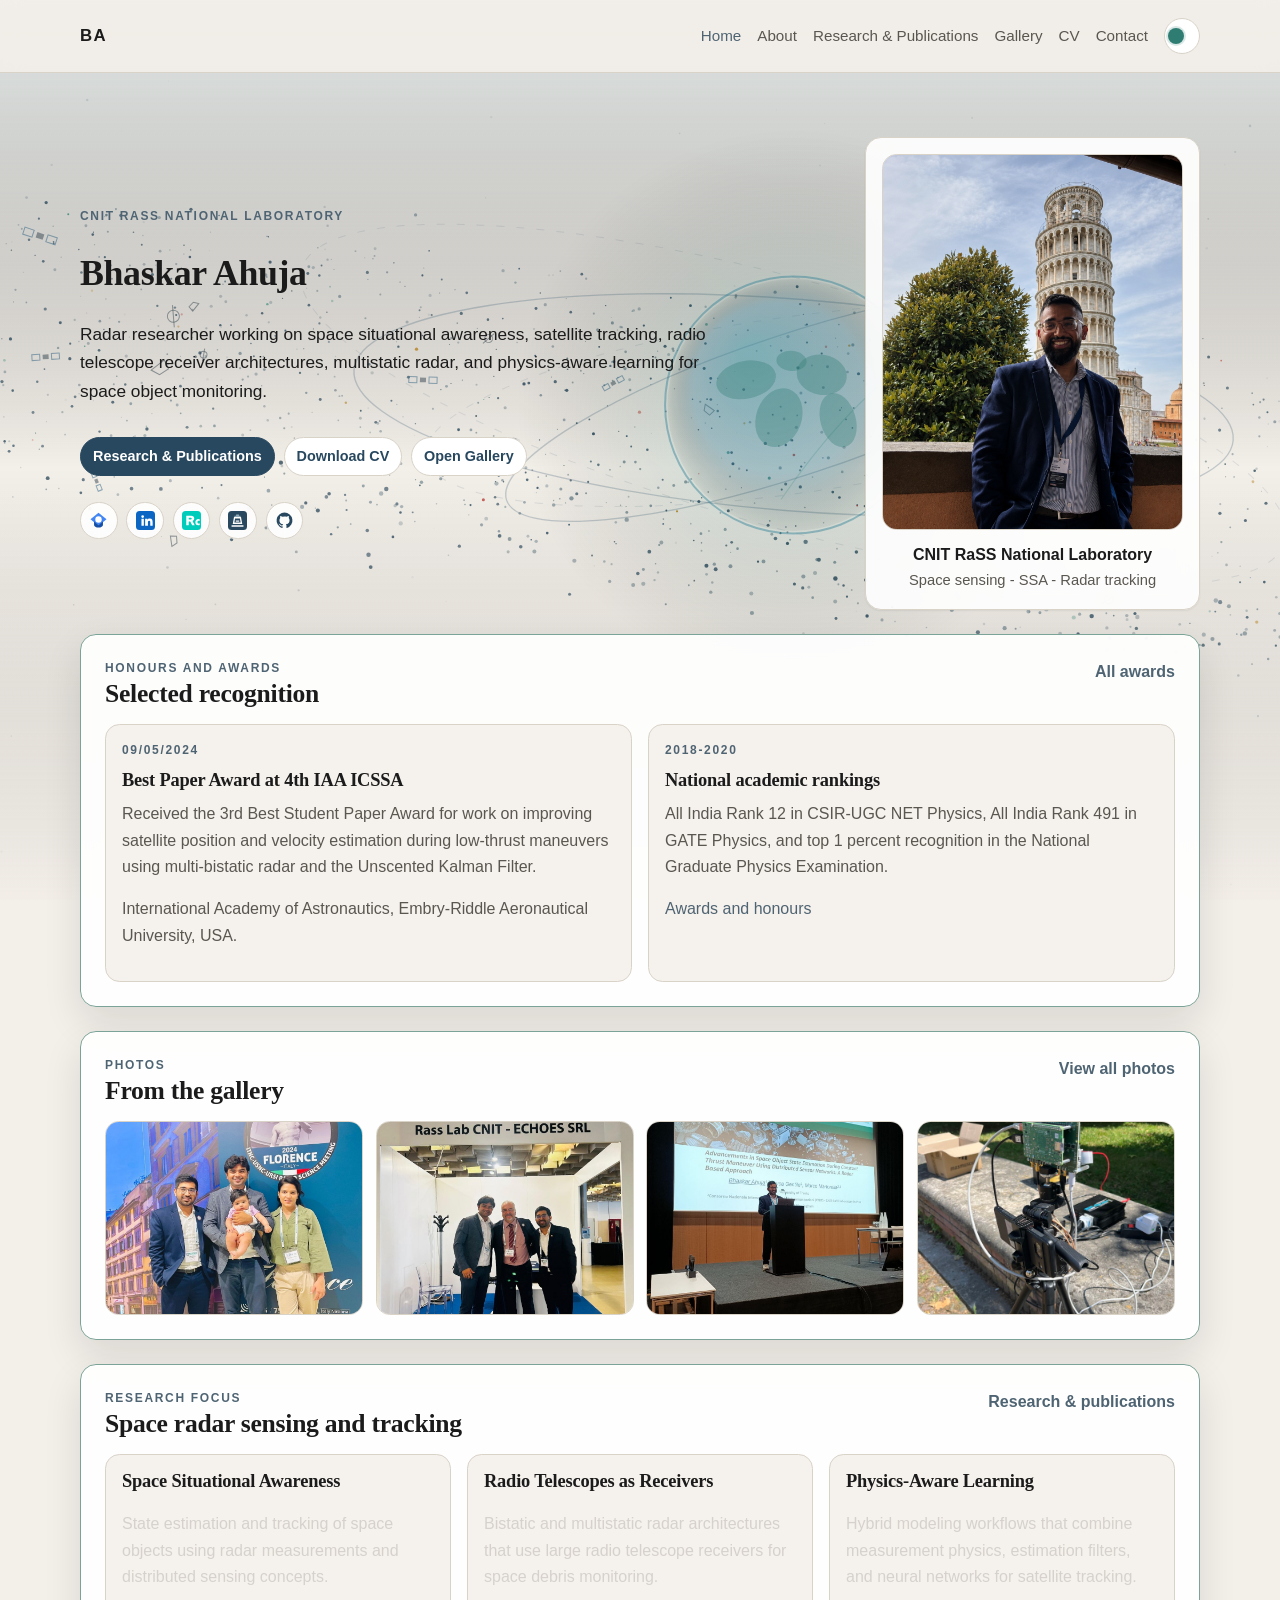
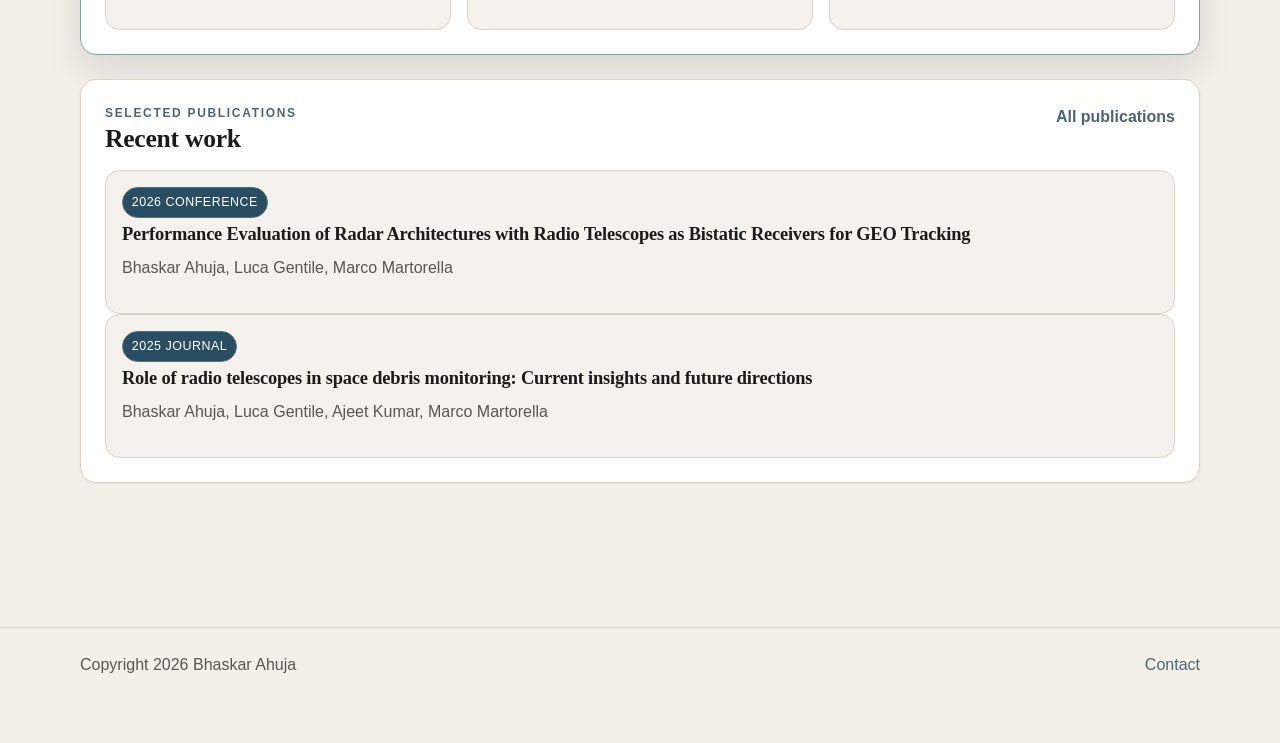
<file: index.html>
<!DOCTYPE html>
<html lang="en">
  <head>
    <meta charset="utf-8" />
    <meta name="viewport" content="width=device-width, initial-scale=1" />
    <title>Bhaskar Ahuja | Academic Website</title>
    <meta name="description" content="Personal academic website of Bhaskar Ahuja, focused on radar sensing, space situational awareness, radio telescopes, and satellite tracking." />
    <meta property="og:title" content="Bhaskar Ahuja" />
    <meta property="og:description" content="Radar sensing and space situational awareness research." />
    <meta property="og:type" content="website" />
    <script>
      (function () {
        const saved = localStorage.getItem('bhaskar-theme');
        const system = window.matchMedia('(prefers-color-scheme: dark)').matches ? 'dark' : 'light';
        document.documentElement.setAttribute('data-theme', saved || system);
      })();
    </script>
    <link rel="stylesheet" href="assets/css/styles.css" />
    <script type="application/ld+json">
      {
        "@context": "https://schema.org",
        "@type": "Person",
        "name": "Bhaskar Ahuja",
        "affiliation": {
          "@type": "Organization",
          "name": "CNIT RaSS National Laboratory"
        },
        "url": "https://github.com/bhaskarahuja23/bhaskar-ahuja-website",
        "sameAs": [
          "https://scholar.google.com/citations?view_op=list_works&hl=en&hl=en&user=ktDW0hoAAAAJ",
          "https://www.linkedin.com/in/bhaskar-ahuja-73334921b/?skipRedirect=true",
          "https://labrass.cnit.it/staff/bhaskar-ahuja/",
          "https://www.researchgate.net/profile/Bhaskar-Ahuja?ev=hdr_xprf",
          "https://github.com/bhaskarahuja23"
        ]
      }
    </script>
  </head>
  <body>
    <canvas id="site-background" class="site-background" aria-hidden="true"></canvas>
    <header class="site-header">
      <div class="wrap nav-bar">
        <a class="brand brand--mark" href="index.html" aria-label="Bhaskar Ahuja home">BA</a>
        <nav class="site-nav" aria-label="Primary">
          <a class="active" href="index.html">Home</a>
          <a href="about.html">About</a>
          <a href="research.html">Research & Publications</a>
          <a href="gallery.html">Gallery</a>
          <a href="cv.html">CV</a>
          <a href="contact.html">Contact</a>
          <button id="theme-toggle" class="theme-toggle" type="button" aria-label="Toggle theme"></button>
        </nav>
      </div>
    </header>

    <main class="wrap page-shell">
      <section class="hero hero--home" data-reveal>
        <div class="hero-card">
          <p class="eyebrow">CNIT RaSS National Laboratory</p>
          <h1>Bhaskar Ahuja</h1>
          <p class="hero-lede">Radar researcher working on space situational awareness, satellite tracking, radio telescope receiver architectures, multistatic radar, and physics-aware learning for space object monitoring.</p>
          <div class="hero-actions">
            <a class="button-link" href="research.html#publications">Research & Publications</a>
            <a class="button-link button-link--soft" href="cv/Ahuja_Bhaskar_CV.pdf">Download CV</a>
            <a class="button-link button-link--soft" href="gallery.html">Open Gallery</a>
          </div>
          <div class="social-list" aria-label="Academic and professional profiles">
            <a href="https://scholar.google.com/citations?view_op=list_works&hl=en&hl=en&user=ktDW0hoAAAAJ" target="_blank" rel="noreferrer" title="Google Scholar profile" aria-label="Google Scholar profile">
              <img src="assets/img/icons/google-scholar.svg" alt="" aria-hidden="true" />
            </a>
            <a href="https://www.linkedin.com/in/bhaskar-ahuja-73334921b/?skipRedirect=true" target="_blank" rel="noreferrer" title="LinkedIn profile" aria-label="LinkedIn profile">
              <img src="assets/img/icons/linkedin.svg" alt="" aria-hidden="true" />
            </a>
            <a href="https://www.researchgate.net/profile/Bhaskar-Ahuja?ev=hdr_xprf" target="_blank" rel="noreferrer" title="ResearchGate profile" aria-label="ResearchGate profile">
              <img src="assets/img/icons/researchgate.svg" alt="" aria-hidden="true" />
            </a>
            <a href="https://labrass.cnit.it/staff/bhaskar-ahuja/" target="_blank" rel="noreferrer" title="CNIT RaSS lab profile" aria-label="CNIT RaSS lab profile">
              <img src="assets/img/icons/lab-profile.svg" alt="" aria-hidden="true" />
            </a>
            <a class="github-icon" href="https://github.com/bhaskarahuja23" target="_blank" rel="noreferrer" title="GitHub profile" aria-label="GitHub profile">
              <svg viewBox="0 0 24 24" aria-hidden="true"><path fill="currentColor" d="M12 2a10 10 0 0 0-3.16 19.49c.5.09.68-.22.68-.48v-1.7c-2.78.6-3.37-1.18-3.37-1.18-.45-1.15-1.11-1.46-1.11-1.46-.91-.62.07-.61.07-.61 1 .07 1.53 1.03 1.53 1.03.9 1.52 2.34 1.08 2.91.83.09-.65.35-1.08.63-1.33-2.22-.25-4.55-1.11-4.55-4.94 0-1.09.39-1.98 1.03-2.68-.1-.25-.45-1.27.1-2.64 0 0 .84-.27 2.75 1.02A9.5 9.5 0 0 1 12 7.01c.85 0 1.7.11 2.5.34 1.9-1.29 2.74-1.02 2.74-1.02.55 1.37.2 2.39.1 2.64.64.7 1.03 1.59 1.03 2.68 0 3.84-2.34 4.69-4.57 4.94.36.31.68.92.68 1.86v2.56c0 .27.18.58.69.48A10 10 0 0 0 12 2Z"/></svg>
            </a>
          </div>
        </div>
        <div class="hero-profile-panel">
          <img src="gallery/profile_pic_front.jpg" alt="Portrait of Bhaskar Ahuja in Pisa" />
          <div class="hero-profile-copy">
            <strong>CNIT RaSS National Laboratory</strong>
            <span>Space sensing - SSA - Radar tracking</span>
          </div>
        </div>
      </section>

      <section class="panel section-pop" style="margin-top: 1.5rem;" data-reveal>
        <div class="section-heading-row">
          <div>
            <p class="eyebrow">Honours and awards</p>
            <h2>Selected recognition</h2>
          </div>
          <a href="about.html#awards">All awards</a>
        </div>
        <div class="cards-grid">
          <article class="card selectable-card">
            <p class="eyebrow">09/05/2024</p>
            <h3>Best Paper Award at 4th IAA ICSSA</h3>
            <p>Received the 3rd Best Student Paper Award for work on improving satellite position and velocity estimation during low-thrust maneuvers using multi-bistatic radar and the Unscented Kalman Filter.</p>
            <p>International Academy of Astronautics, Embry-Riddle Aeronautical University, USA.</p>
          </article>
          <article class="card selectable-card">
            <p class="eyebrow">2018-2020</p>
            <h3>National academic rankings</h3>
            <p>All India Rank 12 in CSIR-UGC NET Physics, All India Rank 491 in GATE Physics, and top 1 percent recognition in the National Graduate Physics Examination.</p>
            <p><a href="about.html#awards">Awards and honours</a></p>
          </article>
        </div>
      </section>

      <section class="panel section-pop" style="margin-top: 1.5rem;" data-reveal>
        <div class="section-heading-row">
          <div>
            <p class="eyebrow">Photos</p>
            <h2>From the gallery</h2>
          </div>
          <a href="gallery.html">View all photos</a>
        </div>
        <div class="photo-strip">
          <a href="gallery.html"><img src="gallery/photo_2026-06-29_17-21-24.jpg" alt="Conference presentation" /></a>
          <a href="gallery.html"><img src="gallery/photo_2026-06-29_17-21-43.jpg" alt="IEEE AP-S conference moment" /></a>
          <a href="gallery.html"><img src="gallery/1730209802103.jpg" alt="Radar 2024 presentation" /></a>
          <a href="gallery.html"><img src="gallery/1749827401298.jpg" alt="Field radar setup" /></a>
        </div>
      </section>

      <section class="panel section-pop" style="margin-top: 1.5rem;" data-reveal>
        <div class="section-heading-row">
          <div>
            <p class="eyebrow">Research focus</p>
            <h2>Space radar sensing and tracking</h2>
          </div>
          <a href="research.html">Research & publications</a>
        </div>
        <div class="highlights-grid research-focus-cards">
          <article class="card selectable-card research-focus-card">
            <h3>Space Situational Awareness</h3>
            <p>State estimation and tracking of space objects using radar measurements and distributed sensing concepts.</p>
          </article>
          <article class="card selectable-card research-focus-card">
            <h3>Radio Telescopes as Receivers</h3>
            <p>Bistatic and multistatic radar architectures that use large radio telescope receivers for space debris monitoring.</p>
          </article>
          <article class="card selectable-card research-focus-card">
            <h3>Physics-Aware Learning</h3>
            <p>Hybrid modeling workflows that combine measurement physics, estimation filters, and neural networks for satellite tracking.</p>
          </article>
        </div>
      </section>

      <section class="section panel" data-reveal>
        <div class="section-heading-row">
          <div>
            <p class="eyebrow">Selected publications</p>
            <h2>Recent work</h2>
          </div>
          <a href="research.html#publications">All publications</a>
        </div>
        <div class="publication-list">
          <article class="card">
            <p class="pill">2026 Conference</p>
            <h3>Performance Evaluation of Radar Architectures with Radio Telescopes as Bistatic Receivers for GEO Tracking</h3>
            <p>Bhaskar Ahuja, Luca Gentile, Marco Martorella</p>
          </article>
          <article class="card">
            <p class="pill">2025 Journal</p>
            <h3>Role of radio telescopes in space debris monitoring: Current insights and future directions</h3>
            <p>Bhaskar Ahuja, Luca Gentile, Ajeet Kumar, Marco Martorella</p>
          </article>
        </div>
      </section>
    </main>

    <footer class="site-footer">
      <div class="wrap footer-row">
        <span>Copyright <span id="year"></span> Bhaskar Ahuja</span>
        <a href="contact.html">Contact</a>
      </div>
    </footer>
    <script src="assets/js/theme.js"></script>
    <script src="assets/js/site-background.js"></script>
    <script src="assets/js/main.js"></script>
  </body>
</html>
</file>
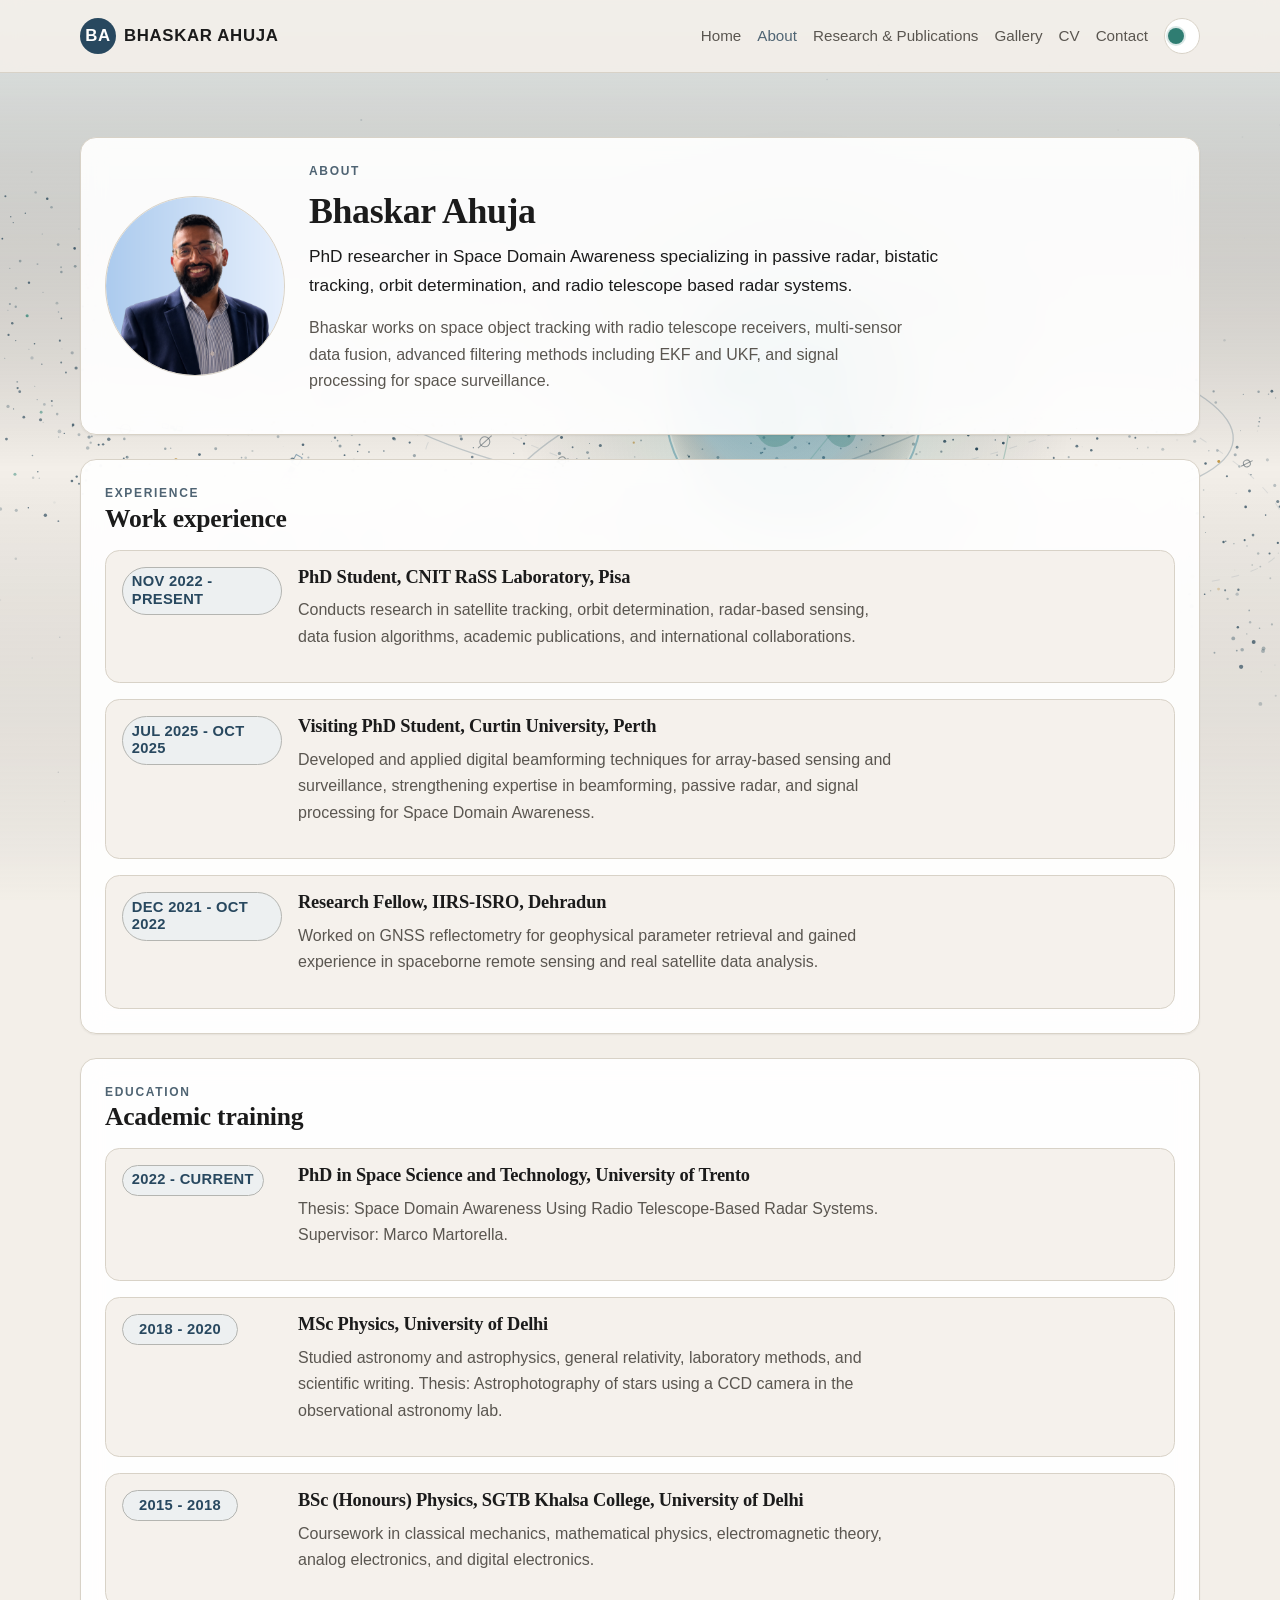
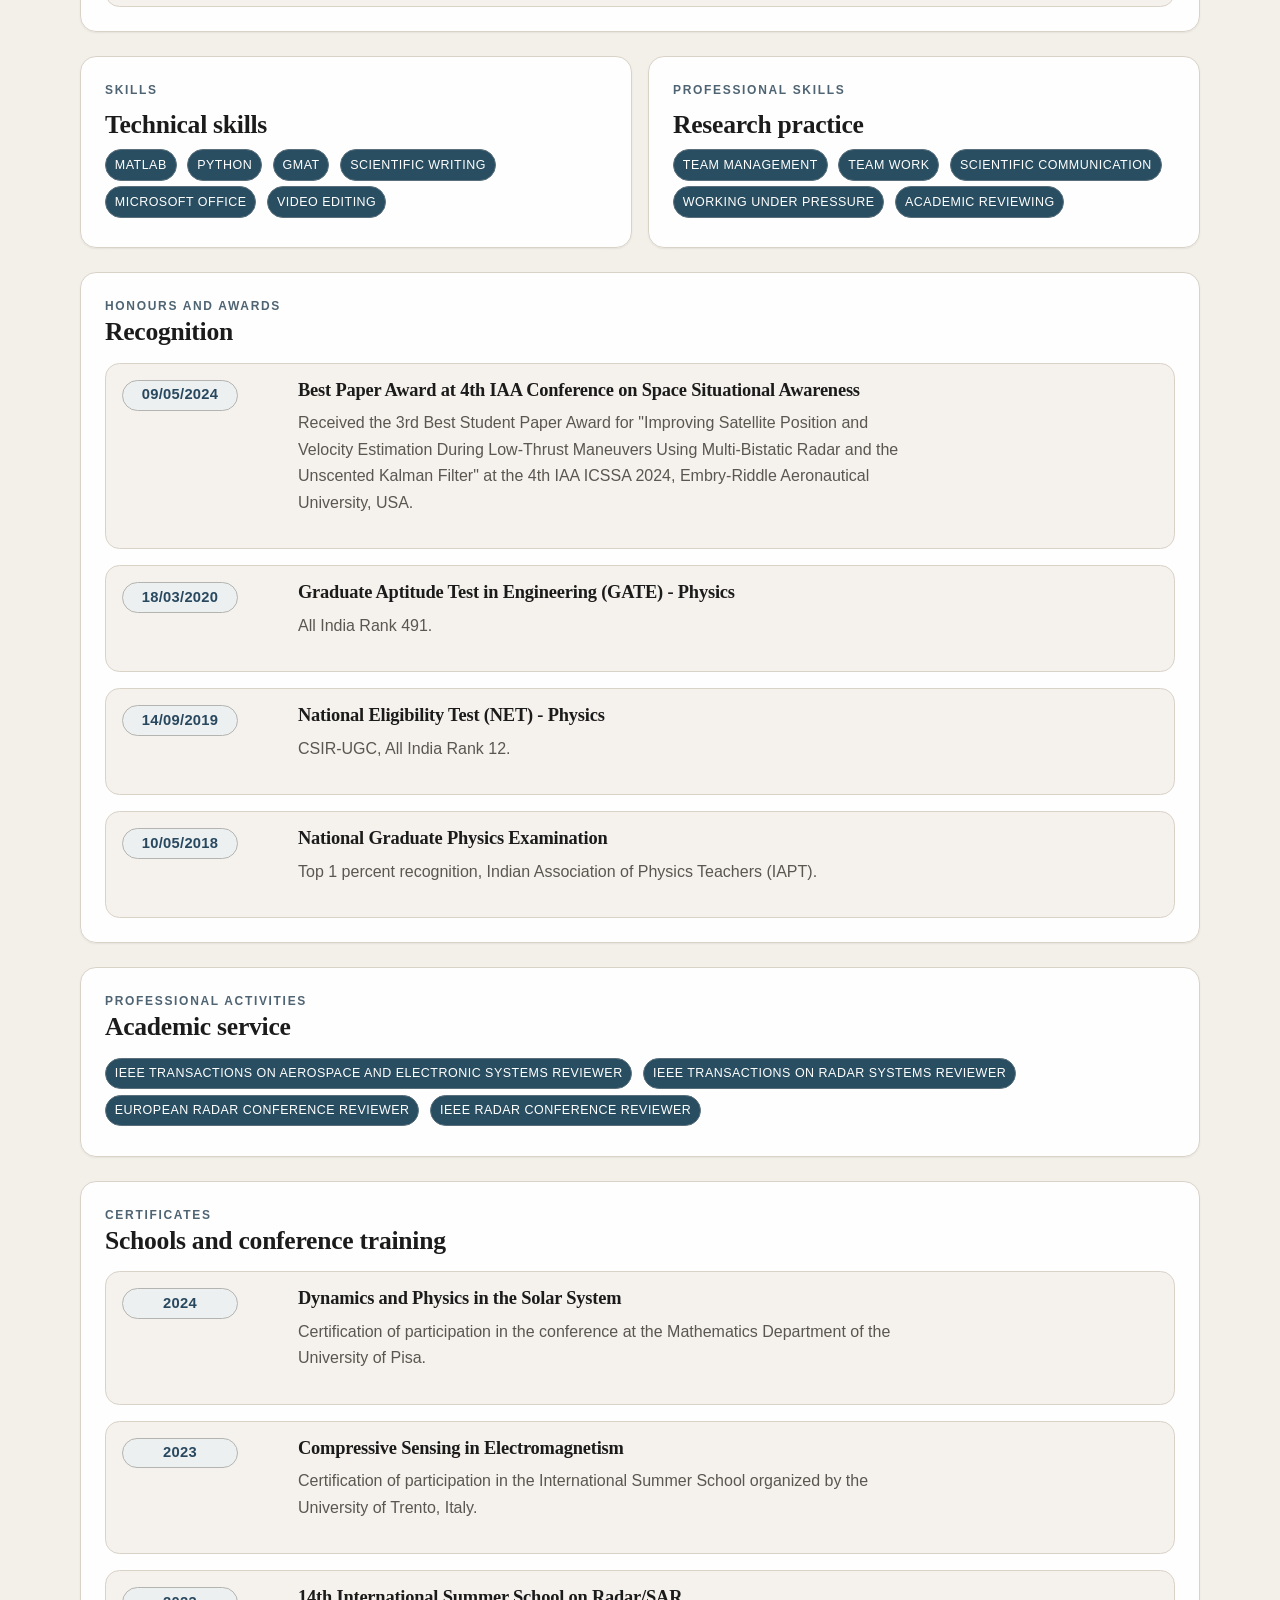
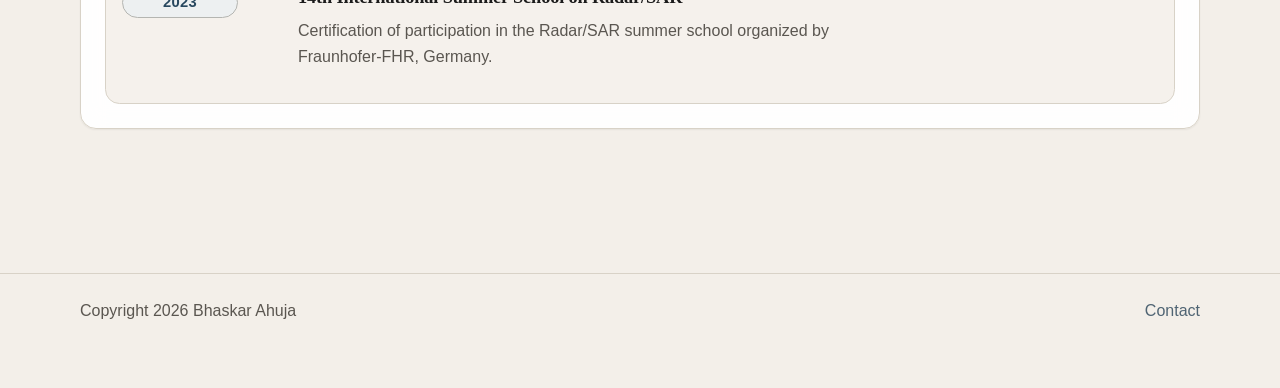
<file: about.html>
<!DOCTYPE html>
<html lang="en">
  <head>
    <meta charset="utf-8" />
    <meta name="viewport" content="width=device-width, initial-scale=1" />
    <title>About | Bhaskar Ahuja</title>
    <meta name="description" content="About Bhaskar Ahuja, including experience, education, skills, awards, and academic service." />
    <script>
      (function () {
        const saved = localStorage.getItem('bhaskar-theme');
        const system = window.matchMedia('(prefers-color-scheme: dark)').matches ? 'dark' : 'light';
        document.documentElement.setAttribute('data-theme', saved || system);
      })();
    </script>
    <link rel="stylesheet" href="assets/css/styles.css" />
  </head>
  <body>
    <canvas id="site-background" class="site-background" aria-hidden="true"></canvas>
    <header class="site-header">
      <div class="wrap nav-bar">
        <a class="brand" href="index.html"><span class="brand-mark">BA</span>Bhaskar Ahuja</a>
        <nav class="site-nav" aria-label="Primary">
          <a href="index.html">Home</a>
          <a class="active" href="about.html">About</a>
          <a href="research.html">Research & Publications</a>
          <a href="gallery.html">Gallery</a>
          <a href="cv.html">CV</a>
          <a href="contact.html">Contact</a>
          <button id="theme-toggle" class="theme-toggle" type="button" aria-label="Toggle theme"></button>
        </nav>
      </div>
    </header>

    <main class="wrap page-shell">
      <section class="panel about-hero" data-reveal>
        <img src="gallery/profile-pic_about.png" alt="Bhaskar Ahuja" />
        <div>
          <p class="eyebrow">About</p>
          <h1>Bhaskar Ahuja</h1>
          <p class="hero-lede">PhD researcher in Space Domain Awareness specializing in passive radar, bistatic tracking, orbit determination, and radio telescope based radar systems.</p>
          <p>Bhaskar works on space object tracking with radio telescope receivers, multi-sensor data fusion, advanced filtering methods including EKF and UKF, and signal processing for space surveillance.</p>
        </div>
      </section>

      <section class="section panel" data-reveal>
        <div class="section-heading-row">
          <div>
            <p class="eyebrow">Experience</p>
            <h2>Work experience</h2>
          </div>
        </div>
        <div class="timeline">
          <article class="timeline-item">
            <span class="timeline-year">Nov 2022 - Present</span>
            <div>
              <h3>PhD Student, CNIT RaSS Laboratory, Pisa</h3>
              <p>Conducts research in satellite tracking, orbit determination, radar-based sensing, data fusion algorithms, academic publications, and international collaborations.</p>
            </div>
          </article>
          <article class="timeline-item">
            <span class="timeline-year">Jul 2025 - Oct 2025</span>
            <div>
              <h3>Visiting PhD Student, Curtin University, Perth</h3>
              <p>Developed and applied digital beamforming techniques for array-based sensing and surveillance, strengthening expertise in beamforming, passive radar, and signal processing for Space Domain Awareness.</p>
            </div>
          </article>
          <article class="timeline-item">
            <span class="timeline-year">Dec 2021 - Oct 2022</span>
            <div>
              <h3>Research Fellow, IIRS-ISRO, Dehradun</h3>
              <p>Worked on GNSS reflectometry for geophysical parameter retrieval and gained experience in spaceborne remote sensing and real satellite data analysis.</p>
            </div>
          </article>
        </div>
      </section>

      <section class="section panel" data-reveal>
        <div class="section-heading-row">
          <div>
            <p class="eyebrow">Education</p>
            <h2>Academic training</h2>
          </div>
        </div>
        <div class="timeline">
          <article class="timeline-item">
            <span class="timeline-year">2022 - Current</span>
            <div>
              <h3>PhD in Space Science and Technology, University of Trento</h3>
              <p>Thesis: Space Domain Awareness Using Radio Telescope-Based Radar Systems. Supervisor: Marco Martorella.</p>
            </div>
          </article>
          <article class="timeline-item">
            <span class="timeline-year">2018 - 2020</span>
            <div>
              <h3>MSc Physics, University of Delhi</h3>
              <p>Studied astronomy and astrophysics, general relativity, laboratory methods, and scientific writing. Thesis: Astrophotography of stars using a CCD camera in the observational astronomy lab.</p>
            </div>
          </article>
          <article class="timeline-item">
            <span class="timeline-year">2015 - 2018</span>
            <div>
              <h3>BSc (Honours) Physics, SGTB Khalsa College, University of Delhi</h3>
              <p>Coursework in classical mechanics, mathematical physics, electromagnetic theory, analog electronics, and digital electronics.</p>
            </div>
          </article>
        </div>
      </section>

      <section class="section grid-2" data-reveal>
        <article class="panel">
          <p class="eyebrow">Skills</p>
          <h2>Technical skills</h2>
          <div class="tag-row">
            <span class="pill">MATLAB</span>
            <span class="pill">Python</span>
            <span class="pill">GMAT</span>
            <span class="pill">Scientific writing</span>
            <span class="pill">Microsoft Office</span>
            <span class="pill">Video editing</span>
          </div>
        </article>
        <article class="panel">
          <p class="eyebrow">Professional skills</p>
          <h2>Research practice</h2>
          <div class="tag-row">
            <span class="pill">Team management</span>
            <span class="pill">Team work</span>
            <span class="pill">Scientific communication</span>
            <span class="pill">Working under pressure</span>
            <span class="pill">Academic reviewing</span>
          </div>
        </article>
      </section>

      <section class="section panel" id="awards" data-reveal>
        <div class="section-heading-row">
          <div>
            <p class="eyebrow">Honours and awards</p>
            <h2>Recognition</h2>
          </div>
        </div>
        <div class="timeline">
          <article class="timeline-item">
            <span class="timeline-year">09/05/2024</span>
            <div>
              <h3>Best Paper Award at 4th IAA Conference on Space Situational Awareness</h3>
              <p>Received the 3rd Best Student Paper Award for "Improving Satellite Position and Velocity Estimation During Low-Thrust Maneuvers Using Multi-Bistatic Radar and the Unscented Kalman Filter" at the 4th IAA ICSSA 2024, Embry-Riddle Aeronautical University, USA.</p>
            </div>
          </article>
          <article class="timeline-item">
            <span class="timeline-year">18/03/2020</span>
            <div>
              <h3>Graduate Aptitude Test in Engineering (GATE) - Physics</h3>
              <p>All India Rank 491.</p>
            </div>
          </article>
          <article class="timeline-item">
            <span class="timeline-year">14/09/2019</span>
            <div>
              <h3>National Eligibility Test (NET) - Physics</h3>
              <p>CSIR-UGC, All India Rank 12.</p>
            </div>
          </article>
          <article class="timeline-item">
            <span class="timeline-year">10/05/2018</span>
            <div>
              <h3>National Graduate Physics Examination</h3>
              <p>Top 1 percent recognition, Indian Association of Physics Teachers (IAPT).</p>
            </div>
          </article>
        </div>
      </section>

      <section class="section panel" data-reveal>
        <div class="section-heading-row">
          <div>
            <p class="eyebrow">Professional activities</p>
            <h2>Academic service</h2>
          </div>
        </div>
        <div class="tag-row">
          <span class="pill">IEEE Transactions on Aerospace and Electronic Systems reviewer</span>
          <span class="pill">IEEE Transactions on Radar Systems reviewer</span>
          <span class="pill">European Radar Conference reviewer</span>
          <span class="pill">IEEE Radar Conference reviewer</span>
        </div>
      </section>

      <section class="section panel" data-reveal>
        <div class="section-heading-row">
          <div>
            <p class="eyebrow">Certificates</p>
            <h2>Schools and conference training</h2>
          </div>
        </div>
        <div class="timeline">
          <article class="timeline-item">
            <span class="timeline-year">2024</span>
            <div>
              <h3>Dynamics and Physics in the Solar System</h3>
              <p>Certification of participation in the conference at the Mathematics Department of the University of Pisa.</p>
            </div>
          </article>
          <article class="timeline-item">
            <span class="timeline-year">2023</span>
            <div>
              <h3>Compressive Sensing in Electromagnetism</h3>
              <p>Certification of participation in the International Summer School organized by the University of Trento, Italy.</p>
            </div>
          </article>
          <article class="timeline-item">
            <span class="timeline-year">2023</span>
            <div>
              <h3>14th International Summer School on Radar/SAR</h3>
              <p>Certification of participation in the Radar/SAR summer school organized by Fraunhofer-FHR, Germany.</p>
            </div>
          </article>
        </div>
      </section>
    </main>

    <footer class="site-footer">
      <div class="wrap footer-row">
        <span>Copyright <span id="year"></span> Bhaskar Ahuja</span>
        <a href="contact.html">Contact</a>
      </div>
    </footer>
    <script src="assets/js/theme.js"></script>
    <script src="assets/js/site-background.js"></script>
    <script src="assets/js/main.js"></script>
  </body>
</html>
</file>
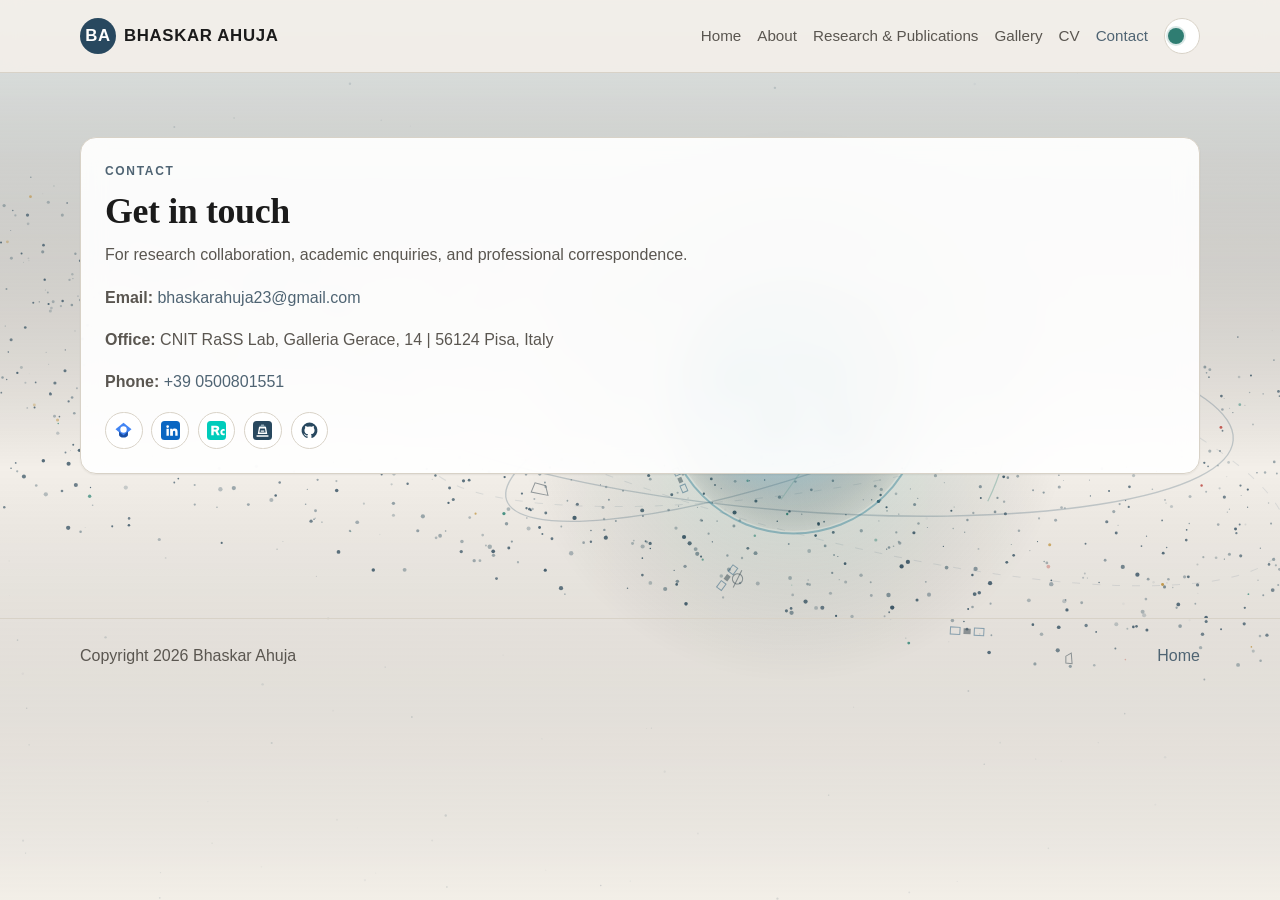
<file: contact.html>
<!DOCTYPE html>
<html lang="en">
  <head>
    <meta charset="utf-8" />
    <meta name="viewport" content="width=device-width, initial-scale=1" />
    <title>Contact | Bhaskar Ahuja</title>
    <meta name="description" content="Contact details for Bhaskar Ahuja at CNIT RaSS Lab." />
    <script>
      (function () {
        const saved = localStorage.getItem('bhaskar-theme');
        const system = window.matchMedia('(prefers-color-scheme: dark)').matches ? 'dark' : 'light';
        document.documentElement.setAttribute('data-theme', saved || system);
      })();
    </script>
    <link rel="stylesheet" href="assets/css/styles.css" />
  </head>
  <body>
    <canvas id="site-background" class="site-background" aria-hidden="true"></canvas>
    <header class="site-header">
      <div class="wrap nav-bar">
        <a class="brand" href="index.html"><span class="brand-mark">BA</span>Bhaskar Ahuja</a>
        <nav class="site-nav" aria-label="Primary">
          <a href="index.html">Home</a>
          <a href="about.html">About</a>
          <a href="research.html">Research & Publications</a>
          <a href="gallery.html">Gallery</a>
          <a href="cv.html">CV</a>
          <a class="active" href="contact.html">Contact</a>
          <button id="theme-toggle" class="theme-toggle" type="button" aria-label="Toggle theme"></button>
        </nav>
      </div>
    </header>

    <main class="wrap page-shell">
      <section class="panel" data-reveal>
        <p class="eyebrow">Contact</p>
        <h1>Get in touch</h1>
        <p class="lede">For research collaboration, academic enquiries, and professional correspondence.</p>
        <p><strong>Email:</strong> <a href="mailto:bhaskarahuja23@gmail.com">bhaskarahuja23@gmail.com</a></p>
        <p><strong>Office:</strong> CNIT RaSS Lab, Galleria Gerace, 14 | 56124 Pisa, Italy</p>
        <p><strong>Phone:</strong> <a href="tel:+390500801551">+39 0500801551</a></p>
        <div class="social-list" aria-label="Academic and professional profiles">
          <a href="https://scholar.google.com/citations?view_op=list_works&hl=en&hl=en&user=ktDW0hoAAAAJ" target="_blank" rel="noreferrer" title="Google Scholar profile" aria-label="Google Scholar profile"><img src="assets/img/icons/google-scholar.svg" alt="" aria-hidden="true" /></a>
          <a href="https://www.linkedin.com/in/bhaskar-ahuja-73334921b/?skipRedirect=true" target="_blank" rel="noreferrer" title="LinkedIn profile" aria-label="LinkedIn profile"><img src="assets/img/icons/linkedin.svg" alt="" aria-hidden="true" /></a>
          <a href="https://www.researchgate.net/profile/Bhaskar-Ahuja?ev=hdr_xprf" target="_blank" rel="noreferrer" title="ResearchGate profile" aria-label="ResearchGate profile"><img src="assets/img/icons/researchgate.svg" alt="" aria-hidden="true" /></a>
          <a href="https://labrass.cnit.it/staff/bhaskar-ahuja/" target="_blank" rel="noreferrer" title="CNIT RaSS lab profile" aria-label="CNIT RaSS lab profile"><img src="assets/img/icons/lab-profile.svg" alt="" aria-hidden="true" /></a>
          <a class="github-icon" href="https://github.com/bhaskarahuja23" target="_blank" rel="noreferrer" title="GitHub profile" aria-label="GitHub profile"><svg viewBox="0 0 24 24" aria-hidden="true"><path fill="currentColor" d="M12 2a10 10 0 0 0-3.16 19.49c.5.09.68-.22.68-.48v-1.7c-2.78.6-3.37-1.18-3.37-1.18-.45-1.15-1.11-1.46-1.11-1.46-.91-.62.07-.61.07-.61 1 .07 1.53 1.03 1.53 1.03.9 1.52 2.34 1.08 2.91.83.09-.65.35-1.08.63-1.33-2.22-.25-4.55-1.11-4.55-4.94 0-1.09.39-1.98 1.03-2.68-.1-.25-.45-1.27.1-2.64 0 0 .84-.27 2.75 1.02A9.5 9.5 0 0 1 12 7.01c.85 0 1.7.11 2.5.34 1.9-1.29 2.74-1.02 2.74-1.02.55 1.37.2 2.39.1 2.64.64.7 1.03 1.59 1.03 2.68 0 3.84-2.34 4.69-4.57 4.94.36.31.68.92.68 1.86v2.56c0 .27.18.58.69.48A10 10 0 0 0 12 2Z"/></svg></a>
        </div>
      </section>
    </main>

    <footer class="site-footer">
      <div class="wrap footer-row">
        <span>Copyright <span id="year"></span> Bhaskar Ahuja</span>
        <a href="index.html">Home</a>
      </div>
    </footer>
    <script src="assets/js/theme.js"></script>
    <script src="assets/js/site-background.js"></script>
    <script src="assets/js/main.js"></script>
  </body>
</html>
</file>
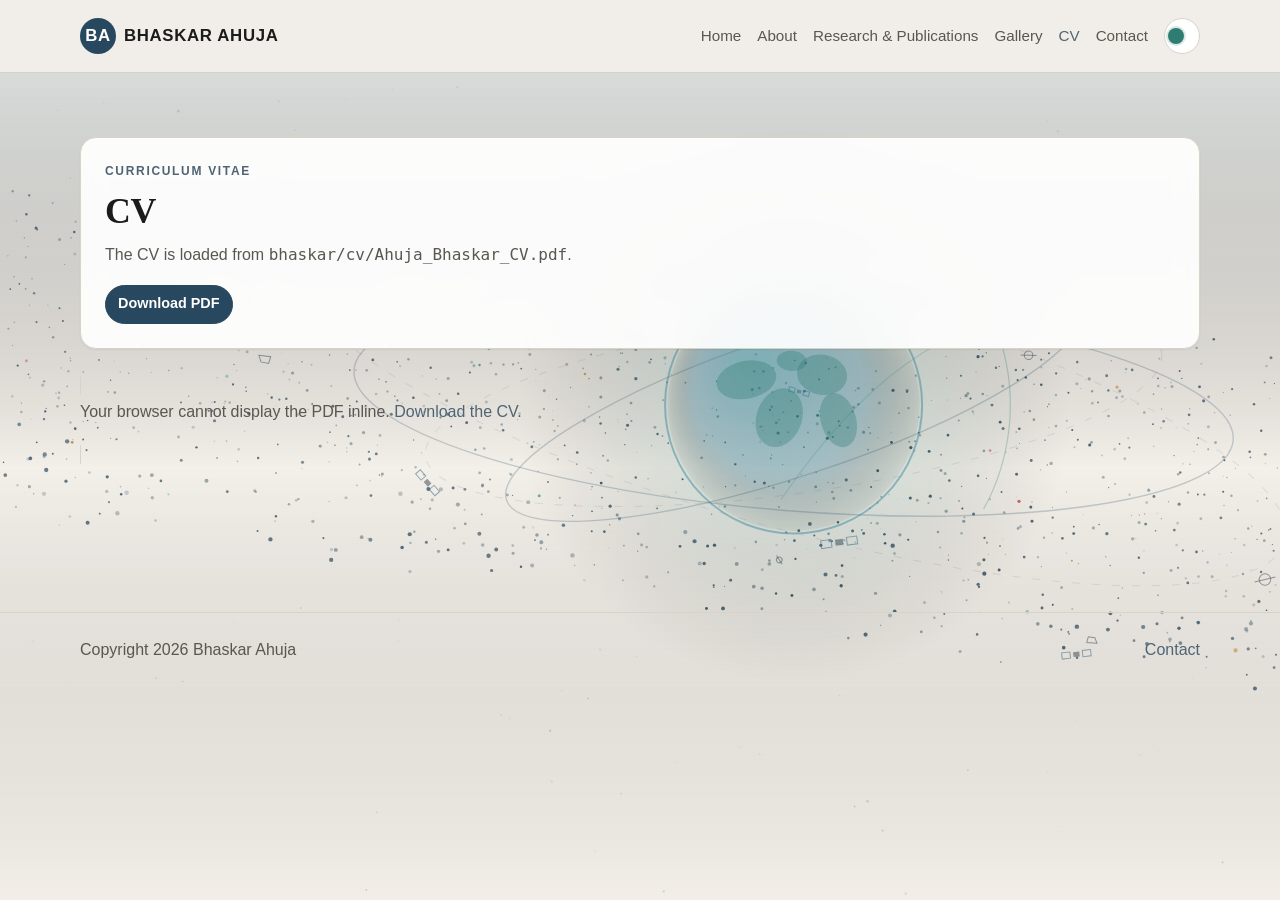
<file: cv.html>
<!DOCTYPE html>
<html lang="en">
  <head>
    <meta charset="utf-8" />
    <meta name="viewport" content="width=device-width, initial-scale=1" />
    <title>CV | Bhaskar Ahuja</title>
    <meta name="description" content="Curriculum vitae for Bhaskar Ahuja." />
    <script>
      (function () {
        const saved = localStorage.getItem('bhaskar-theme');
        const system = window.matchMedia('(prefers-color-scheme: dark)').matches ? 'dark' : 'light';
        document.documentElement.setAttribute('data-theme', saved || system);
      })();
    </script>
    <link rel="stylesheet" href="assets/css/styles.css" />
  </head>
  <body>
    <canvas id="site-background" class="site-background" aria-hidden="true"></canvas>
    <header class="site-header">
      <div class="wrap nav-bar">
        <a class="brand" href="index.html"><span class="brand-mark">BA</span>Bhaskar Ahuja</a>
        <nav class="site-nav" aria-label="Primary">
          <a href="index.html">Home</a>
          <a href="about.html">About</a>
          <a href="research.html">Research & Publications</a>
          <a href="gallery.html">Gallery</a>
          <a class="active" href="cv.html">CV</a>
          <a href="contact.html">Contact</a>
          <button id="theme-toggle" class="theme-toggle" type="button" aria-label="Toggle theme"></button>
        </nav>
      </div>
    </header>

    <main class="wrap page-shell">
      <section class="panel" data-reveal>
        <p class="eyebrow">Curriculum vitae</p>
        <h1>CV</h1>
        <p class="lede">The CV is loaded from <code>bhaskar/cv/Ahuja_Bhaskar_CV.pdf</code>.</p>
        <a class="button-link" href="cv/Ahuja_Bhaskar_CV.pdf">Download PDF</a>
      </section>
      <section class="section" data-reveal>
        <object class="cv-frame" data="cv/Ahuja_Bhaskar_CV.pdf" type="application/pdf">
          <p>Your browser cannot display the PDF inline. <a href="cv/Ahuja_Bhaskar_CV.pdf">Download the CV</a>.</p>
        </object>
      </section>
    </main>

    <footer class="site-footer">
      <div class="wrap footer-row">
        <span>Copyright <span id="year"></span> Bhaskar Ahuja</span>
        <a href="contact.html">Contact</a>
      </div>
    </footer>
    <script src="assets/js/theme.js"></script>
    <script src="assets/js/site-background.js"></script>
    <script src="assets/js/main.js"></script>
  </body>
</html>
</file>
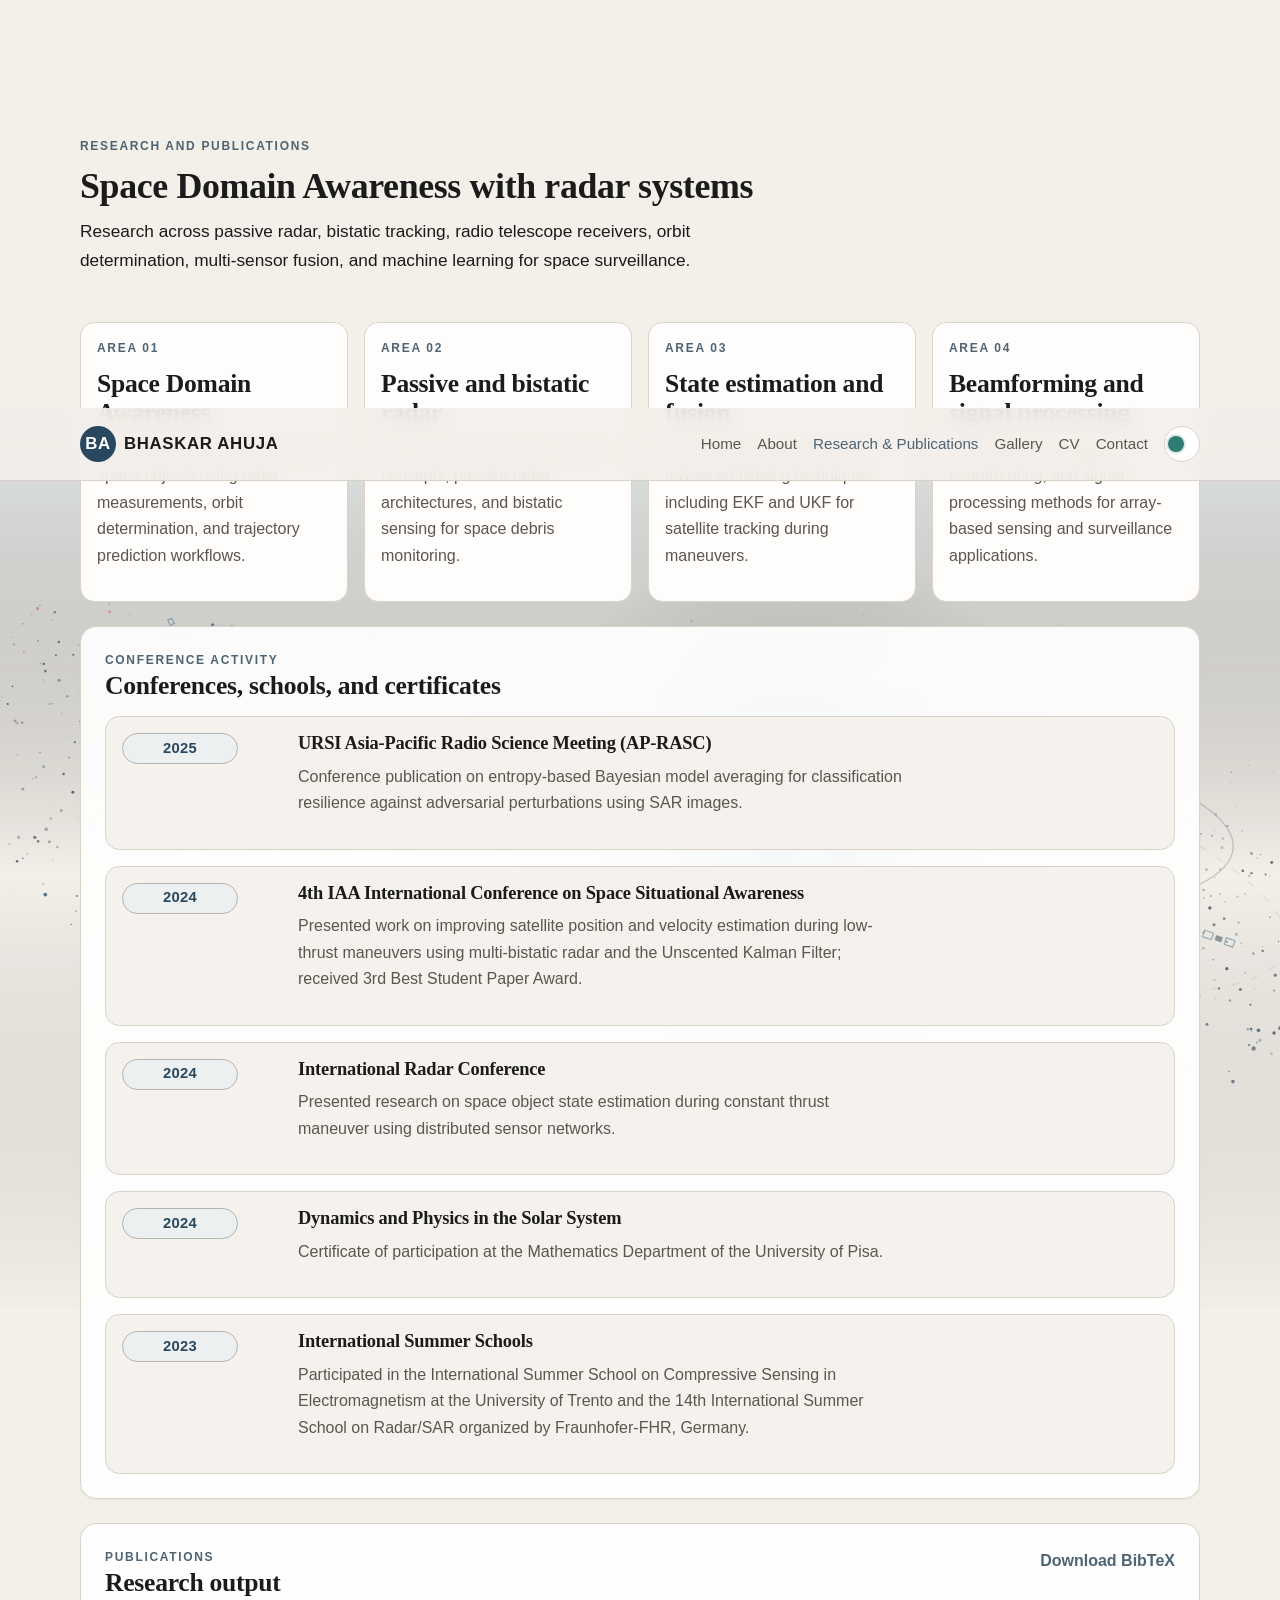
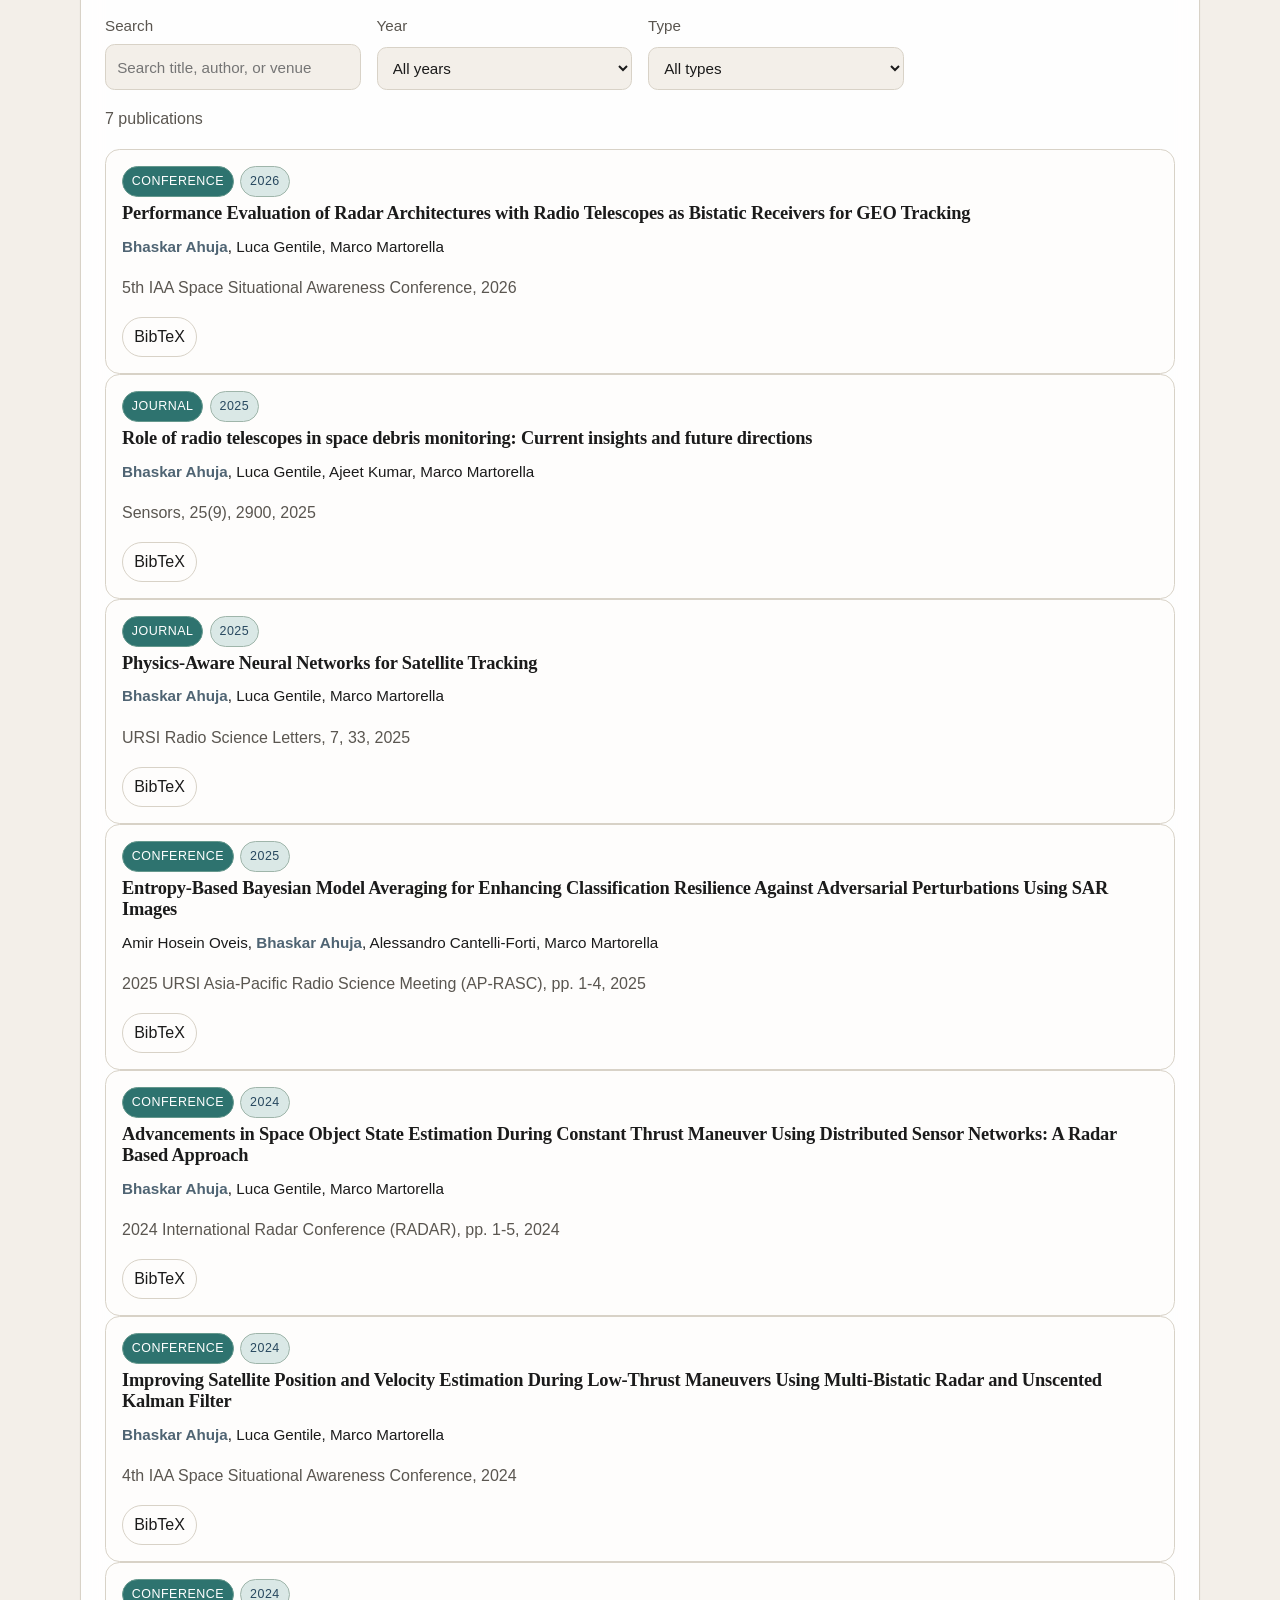
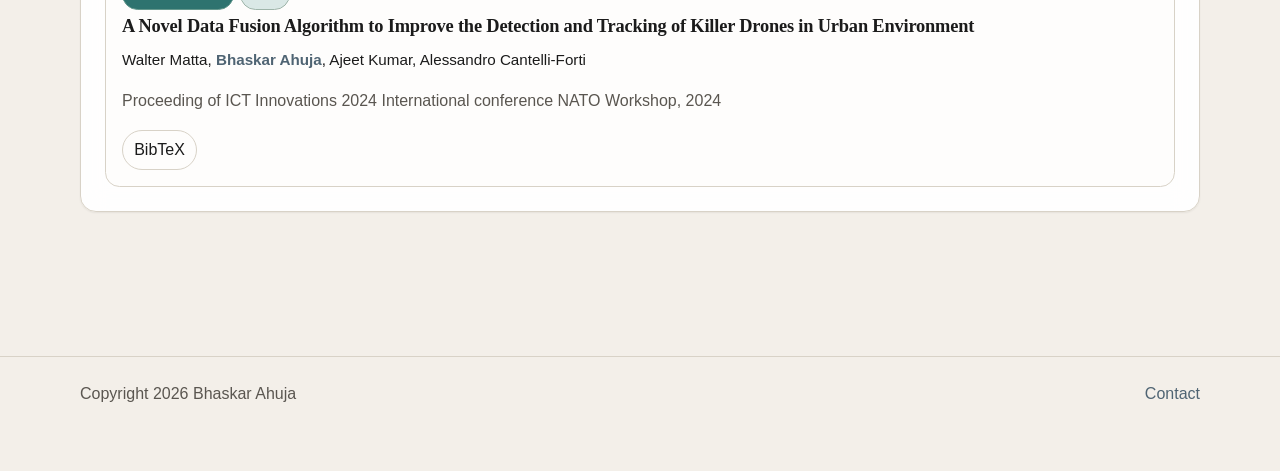
<file: publications.html>
<!DOCTYPE html>
<html lang="en">
  <head>
    <meta charset="utf-8" />
    <meta name="viewport" content="width=device-width, initial-scale=1" />
    <title>Publications | Bhaskar Ahuja</title>
    <meta http-equiv="refresh" content="0; url=research.html#publications" />
    <meta name="description" content="Publications by Bhaskar Ahuja are listed on the Research and Publications page." />
    <link rel="canonical" href="research.html#publications" />
  </head>
  <body>
    <p>Publications have moved to <a href="research.html#publications">Research and Publications</a>.</p>
  </body>
</html>
</file>
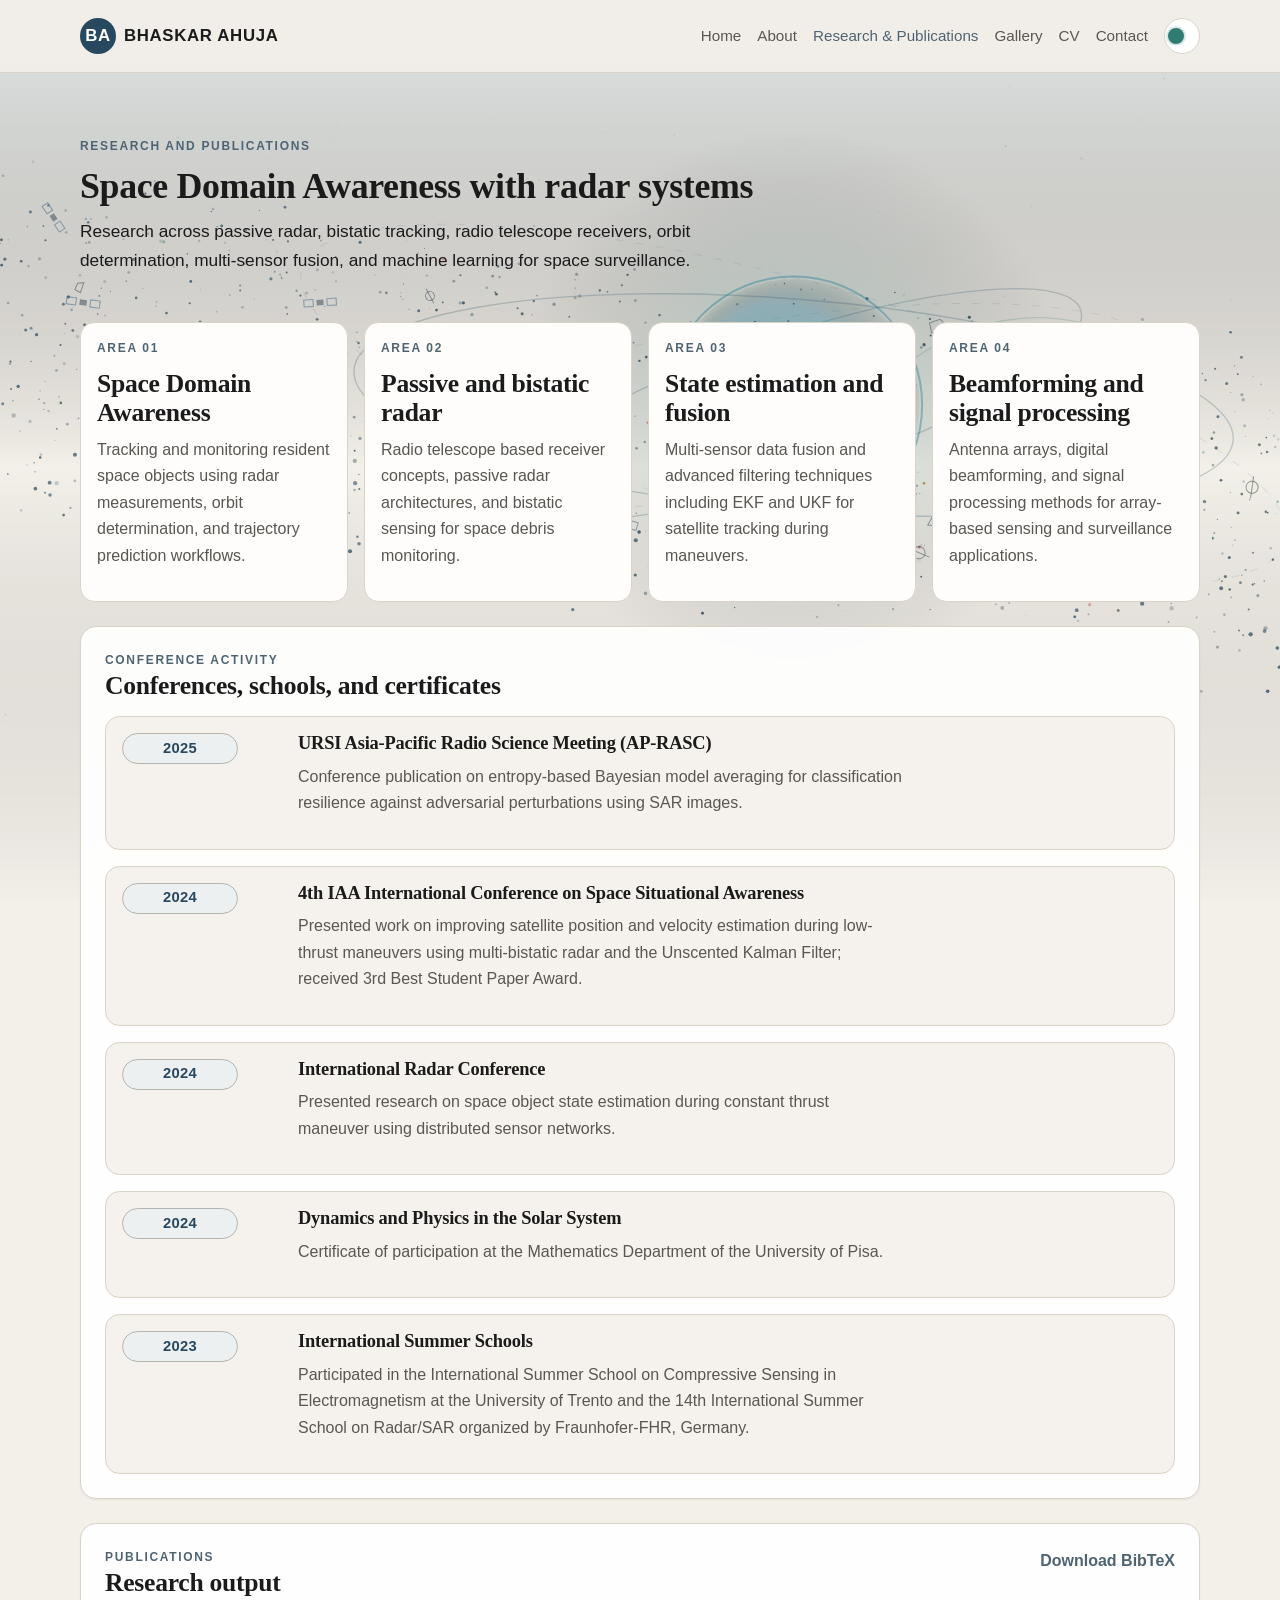
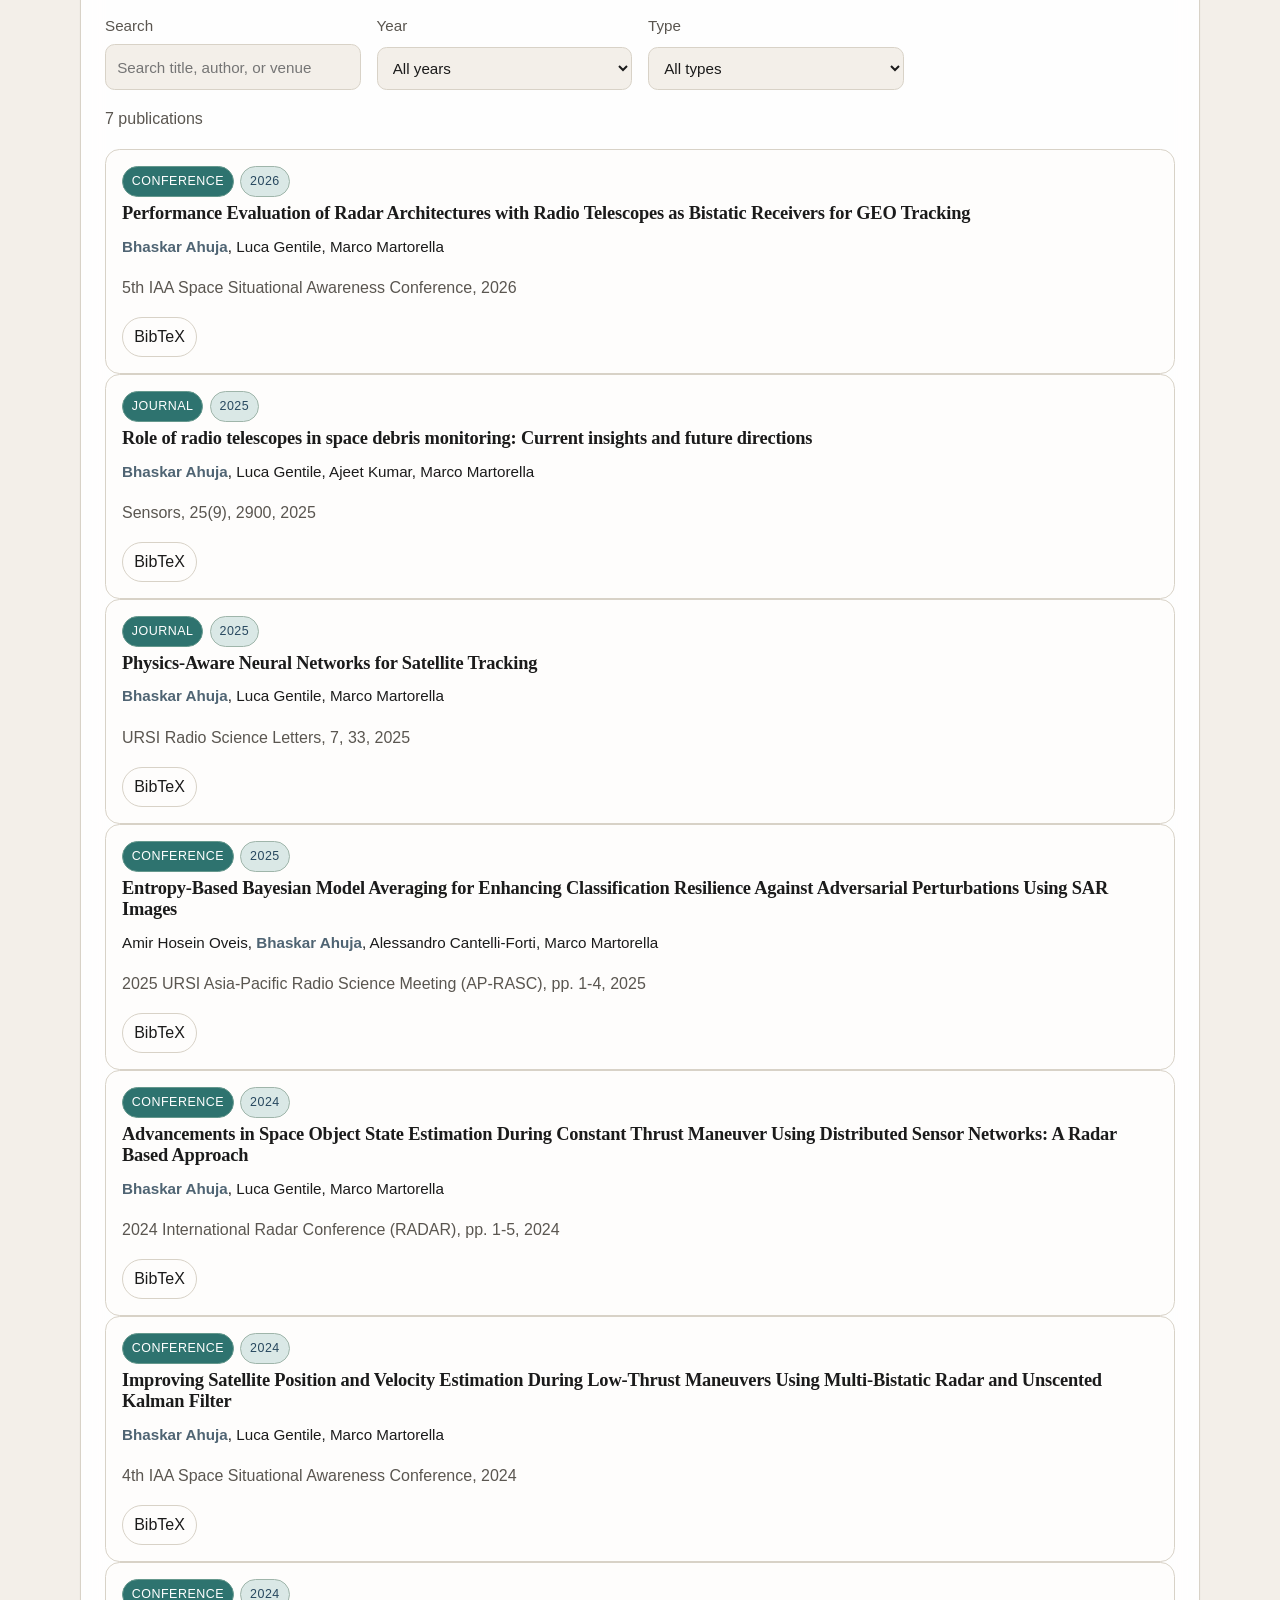
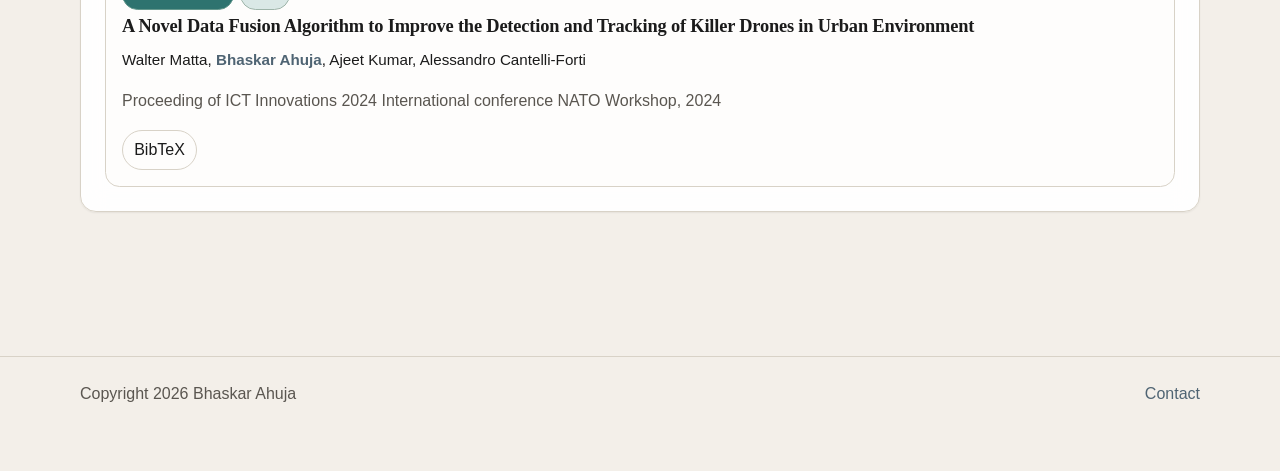
<file: research.html>
<!DOCTYPE html>
<html lang="en">
  <head>
    <meta charset="utf-8" />
    <meta name="viewport" content="width=device-width, initial-scale=1" />
    <title>Research and Publications | Bhaskar Ahuja</title>
    <meta name="description" content="Research areas, conference activity, and publications by Bhaskar Ahuja." />
    <script>
      (function () {
        const saved = localStorage.getItem('bhaskar-theme');
        const system = window.matchMedia('(prefers-color-scheme: dark)').matches ? 'dark' : 'light';
        document.documentElement.setAttribute('data-theme', saved || system);
      })();
    </script>
    <link rel="stylesheet" href="assets/css/styles.css" />
  </head>
  <body>
    <canvas id="site-background" class="site-background" aria-hidden="true"></canvas>
    <header class="site-header">
      <div class="wrap nav-bar">
        <a class="brand" href="index.html"><span class="brand-mark">BA</span>Bhaskar Ahuja</a>
        <nav class="site-nav" aria-label="Primary">
          <a href="index.html">Home</a>
          <a href="about.html">About</a>
          <a class="active" href="research.html">Research & Publications</a>
          <a href="gallery.html">Gallery</a>
          <a href="cv.html">CV</a>
          <a href="contact.html">Contact</a>
          <button id="theme-toggle" class="theme-toggle" type="button" aria-label="Toggle theme"></button>
        </nav>
      </div>
    </header>

    <main class="wrap page-shell">
      <section class="page-intro" data-reveal>
        <p class="eyebrow">Research and publications</p>
        <h1>Space Domain Awareness with radar systems</h1>
        <p class="hero-lede">Research across passive radar, bistatic tracking, radio telescope receivers, orbit determination, multi-sensor fusion, and machine learning for space surveillance.</p>
      </section>

      <section class="research-focus-grid" aria-label="Research areas" data-reveal>
        <article class="research-card selectable-card">
          <p class="eyebrow">Area 01</p>
          <h2>Space Domain Awareness</h2>
          <p>Tracking and monitoring resident space objects using radar measurements, orbit determination, and trajectory prediction workflows.</p>
        </article>
        <article class="research-card selectable-card">
          <p class="eyebrow">Area 02</p>
          <h2>Passive and bistatic radar</h2>
          <p>Radio telescope based receiver concepts, passive radar architectures, and bistatic sensing for space debris monitoring.</p>
        </article>
        <article class="research-card selectable-card">
          <p class="eyebrow">Area 03</p>
          <h2>State estimation and fusion</h2>
          <p>Multi-sensor data fusion and advanced filtering techniques including EKF and UKF for satellite tracking during maneuvers.</p>
        </article>
        <article class="research-card selectable-card">
          <p class="eyebrow">Area 04</p>
          <h2>Beamforming and signal processing</h2>
          <p>Antenna arrays, digital beamforming, and signal processing methods for array-based sensing and surveillance applications.</p>
        </article>
      </section>

      <section class="section panel" data-reveal>
        <div class="section-heading-row">
          <div>
            <p class="eyebrow">Conference activity</p>
            <h2>Conferences, schools, and certificates</h2>
          </div>
        </div>
        <div class="timeline">
          <article class="timeline-item">
            <span class="timeline-year">2025</span>
            <div>
              <h3>URSI Asia-Pacific Radio Science Meeting (AP-RASC)</h3>
              <p>Conference publication on entropy-based Bayesian model averaging for classification resilience against adversarial perturbations using SAR images.</p>
            </div>
          </article>
          <article class="timeline-item">
            <span class="timeline-year">2024</span>
            <div>
              <h3>4th IAA International Conference on Space Situational Awareness</h3>
              <p>Presented work on improving satellite position and velocity estimation during low-thrust maneuvers using multi-bistatic radar and the Unscented Kalman Filter; received 3rd Best Student Paper Award.</p>
            </div>
          </article>
          <article class="timeline-item">
            <span class="timeline-year">2024</span>
            <div>
              <h3>International Radar Conference</h3>
              <p>Presented research on space object state estimation during constant thrust maneuver using distributed sensor networks.</p>
            </div>
          </article>
          <article class="timeline-item">
            <span class="timeline-year">2024</span>
            <div>
              <h3>Dynamics and Physics in the Solar System</h3>
              <p>Certificate of participation at the Mathematics Department of the University of Pisa.</p>
            </div>
          </article>
          <article class="timeline-item">
            <span class="timeline-year">2023</span>
            <div>
              <h3>International Summer Schools</h3>
              <p>Participated in the International Summer School on Compressive Sensing in Electromagnetism at the University of Trento and the 14th International Summer School on Radar/SAR organized by Fraunhofer-FHR, Germany.</p>
            </div>
          </article>
        </div>
      </section>

      <section class="section panel" id="publications" data-reveal>
        <div class="section-heading-row">
          <div>
            <p class="eyebrow">Publications</p>
            <h2>Research output</h2>
          </div>
          <a href="publications/file.bib">Download BibTeX</a>
        </div>
        <div class="filters">
          <label>
            Search
            <input id="publication-search" type="search" placeholder="Search title, author, or venue" />
          </label>
          <label>
            Year
            <select id="year-filter">
              <option value="all">All years</option>
              <option value="2026">2026</option>
              <option value="2025">2025</option>
              <option value="2024">2024</option>
            </select>
          </label>
          <label>
            Type
            <select id="type-filter">
              <option value="all">All types</option>
              <option value="journal">Journal</option>
              <option value="conference">Conference</option>
            </select>
          </label>
        </div>
        <p id="publication-count">7 publications</p>
        <div class="publication-list">
          <article class="publication-card" data-year="2026" data-type="conference">
            <div class="publication-meta"><span class="pill">Conference</span><span class="pill pill--soft">2026</span></div>
            <h3>Performance Evaluation of Radar Architectures with Radio Telescopes as Bistatic Receivers for GEO Tracking</h3>
            <p class="authors"><span class="author-me">Bhaskar Ahuja</span>, Luca Gentile, Marco Martorella</p>
            <p class="venue">5th IAA Space Situational Awareness Conference, 2026</p>
            <div class="publication-actions"><button class="toggle-bib" type="button" aria-expanded="false" aria-controls="bib-ahuja2026performance">BibTeX</button></div>
            <pre id="bib-ahuja2026performance" class="bibtex" hidden>@inproceedings{ahuja2026performance,
  title={Performance Evaluation of Radar Architectures with Radio Telescopes as Bistatic Receivers for GEO Tracking},
  author={Ahuja, Bhaskar and Gentile, Luca and Martorella, Marco},
  booktitle={5th IAA Space Situational Awareness Conference},
  year={2026}
}</pre>
          </article>
          <article class="publication-card" data-year="2025" data-type="journal">
            <div class="publication-meta"><span class="pill">Journal</span><span class="pill pill--soft">2025</span></div>
            <h3>Role of radio telescopes in space debris monitoring: Current insights and future directions</h3>
            <p class="authors"><span class="author-me">Bhaskar Ahuja</span>, Luca Gentile, Ajeet Kumar, Marco Martorella</p>
            <p class="venue">Sensors, 25(9), 2900, 2025</p>
            <div class="publication-actions"><button class="toggle-bib" type="button" aria-expanded="false" aria-controls="bib-ahuja2025role">BibTeX</button></div>
            <pre id="bib-ahuja2025role" class="bibtex" hidden>@article{ahuja2025role,
  title={Role of radio telescopes in space debris monitoring: Current insights and future directions},
  author={Ahuja, Bhaskar and Gentile, Luca and Kumar, Ajeet and Martorella, Marco},
  journal={Sensors},
  volume={25},
  number={9},
  pages={2900},
  year={2025},
  publisher={MDPI}
}</pre>
          </article>
          <article class="publication-card" data-year="2025" data-type="journal">
            <div class="publication-meta"><span class="pill">Journal</span><span class="pill pill--soft">2025</span></div>
            <h3>Physics-Aware Neural Networks for Satellite Tracking</h3>
            <p class="authors"><span class="author-me">Bhaskar Ahuja</span>, Luca Gentile, Marco Martorella</p>
            <p class="venue">URSI Radio Science Letters, 7, 33, 2025</p>
            <div class="publication-actions"><button class="toggle-bib" type="button" aria-expanded="false" aria-controls="bib-ahuja2025physics">BibTeX</button></div>
            <pre id="bib-ahuja2025physics" class="bibtex" hidden>@article{ahuja2025physics,
  title={Physics-Aware Neural Networks for Satellite Tracking},
  author={Ahuja, Bhaskar and Gentile, Luca and Martorella, Marco},
  journal={URSI Radio Science Letters},
  volume={7},
  pages={33},
  year={2025}
}</pre>
          </article>
          <article class="publication-card" data-year="2025" data-type="conference">
            <div class="publication-meta"><span class="pill">Conference</span><span class="pill pill--soft">2025</span></div>
            <h3>Entropy-Based Bayesian Model Averaging for Enhancing Classification Resilience Against Adversarial Perturbations Using SAR Images</h3>
            <p class="authors">Amir Hosein Oveis, <span class="author-me">Bhaskar Ahuja</span>, Alessandro Cantelli-Forti, Marco Martorella</p>
            <p class="venue">2025 URSI Asia-Pacific Radio Science Meeting (AP-RASC), pp. 1-4, 2025</p>
            <div class="publication-actions"><button class="toggle-bib" type="button" aria-expanded="false" aria-controls="bib-oveis2025entropy">BibTeX</button></div>
            <pre id="bib-oveis2025entropy" class="bibtex" hidden>@inproceedings{oveis2025entropy,
  title={Entropy-Based Bayesian Model Averaging for Enhancing Classification Resilience Against Adversarial Perturbations Using SAR Images},
  author={Oveis, Amir Hosein and Ahuja, Bhaskar and Cantelli-Forti, Alessandro and Martorella, Marco},
  booktitle={2025 URSI Asia-Pacific Radio Science Meeting (AP-RASC)},
  pages={1--4},
  year={2025},
  organization={IEEE}
}</pre>
          </article>
          <article class="publication-card" data-year="2024" data-type="conference">
            <div class="publication-meta"><span class="pill">Conference</span><span class="pill pill--soft">2024</span></div>
            <h3>Advancements in Space Object State Estimation During Constant Thrust Maneuver Using Distributed Sensor Networks: A Radar Based Approach</h3>
            <p class="authors"><span class="author-me">Bhaskar Ahuja</span>, Luca Gentile, Marco Martorella</p>
            <p class="venue">2024 International Radar Conference (RADAR), pp. 1-5, 2024</p>
            <div class="publication-actions"><button class="toggle-bib" type="button" aria-expanded="false" aria-controls="bib-ahuja2024advancements">BibTeX</button></div>
            <pre id="bib-ahuja2024advancements" class="bibtex" hidden>@inproceedings{ahuja2024advancements,
  title={Advancements in Space Object State Estimation During Constant Thrust Maneuver Using Distributed Sensor Networks: A Radar Based Approach},
  author={Ahuja, Bhaskar and Gentile, Luca and Martorella, Marco},
  booktitle={2024 International Radar Conference (RADAR)},
  pages={1--5},
  year={2024},
  organization={IEEE}
}</pre>
          </article>
          <article class="publication-card" data-year="2024" data-type="conference">
            <div class="publication-meta"><span class="pill">Conference</span><span class="pill pill--soft">2024</span></div>
            <h3>Improving Satellite Position and Velocity Estimation During Low-Thrust Maneuvers Using Multi-Bistatic Radar and Unscented Kalman Filter</h3>
            <p class="authors"><span class="author-me">Bhaskar Ahuja</span>, Luca Gentile, Marco Martorella</p>
            <p class="venue">4th IAA Space Situational Awareness Conference, 2024</p>
            <div class="publication-actions"><button class="toggle-bib" type="button" aria-expanded="false" aria-controls="bib-ahuja2024improving">BibTeX</button></div>
            <pre id="bib-ahuja2024improving" class="bibtex" hidden>@inproceedings{ahuja2024improving,
  title={Improving Satellite Position and Velocity Estimation During Low-Thrust Maneuvers Using Multi-Bistatic Radar and Unscented Kalman Filter},
  author={Ahuja, Bhaskar and Gentile, Luca and Marotrella, Marco and others},
  booktitle={4th IAA Space Situational Awareness Conference},
  year={2024},
  organization={IAA}
}</pre>
          </article>
          <article class="publication-card" data-year="2024" data-type="conference">
            <div class="publication-meta"><span class="pill">Conference</span><span class="pill pill--soft">2024</span></div>
            <h3>A Novel Data Fusion Algorithm to Improve the Detection and Tracking of Killer Drones in Urban Environment</h3>
            <p class="authors">Walter Matta, <span class="author-me">Bhaskar Ahuja</span>, Ajeet Kumar, Alessandro Cantelli-Forti</p>
            <p class="venue">Proceeding of ICT Innovations 2024 International conference NATO Workshop, 2024</p>
            <div class="publication-actions"><button class="toggle-bib" type="button" aria-expanded="false" aria-controls="bib-matta2024novel">BibTeX</button></div>
            <pre id="bib-matta2024novel" class="bibtex" hidden>@inproceedings{matta2024novel,
  title={A Novel Data Fusion Algorithm to Improve the Detection and Tracking of Killer Drones in Urban Environment},
  author={Matta, Walter and Ahuja, Bhaskar and Kumar, Ajeet and Cantelli-Forti, Alessandro},
  booktitle={Proceeding of ICT Innovations 2024 International conference NATO Workshop},
  year={2024}
}</pre>
          </article>
        </div>
      </section>
    </main>

    <footer class="site-footer">
      <div class="wrap footer-row">
        <span>Copyright <span id="year"></span> Bhaskar Ahuja</span>
        <a href="contact.html">Contact</a>
      </div>
    </footer>
    <script src="assets/js/theme.js"></script>
    <script src="assets/js/site-background.js"></script>
    <script src="assets/js/main.js"></script>
  </body>
</html>
</file>
<file: assets/css/styles.css>
:root {
  --bg: #f3efe9;
  --bg-elevated: #ffffff;
  --text: #1b1b1b;
  --text-muted: #5a5650;
  --accent: #4f6473;
  --accent-strong: #28485f;
  --accent-soft: #8fa8b6;
  --highlight: #2f7d72;
  --border: #d8d2c7;
  --code-bg: #ebe7de;
  --shadow: 0 1px 2px rgba(14, 20, 24, 0.06);
  color-scheme: light;
}

:root[data-theme="dark"] {
  --bg: #151515;
  --bg-elevated: #202020;
  --text: #ece8de;
  --text-muted: #b2ad9f;
  --accent: #8fa8b6;
  --accent-strong: #c1d5df;
  --accent-soft: #4f6473;
  --highlight: #62c6b8;
  --border: #2d2d2d;
  --code-bg: #272727;
  --shadow: 0 8px 24px rgba(0, 0, 0, 0.3);
  color-scheme: dark;
}

* { box-sizing: border-box; }
html { font-size: 16px; scroll-behavior: smooth; }
body {
  margin: 0;
  font-family: "Inter", "Source Sans 3", "Segoe UI", Roboto, Arial, sans-serif;
  background: var(--bg);
  color: var(--text);
  line-height: 1.65;
  min-height: 100vh;
}
.site-background {
  position: fixed;
  inset: 0;
  width: 100%;
  height: 100%;
  z-index: 0;
  pointer-events: none;
  opacity: 1;
}
.site-header,
.page-shell,
.site-footer {
  position: relative;
  z-index: 1;
}
img { max-width: 100%; display: block; }
a { color: var(--accent); text-decoration: none; }
a:hover { text-decoration: underline; }
button, input, select, textarea {
  font: inherit;
}
button {
  cursor: pointer;
  border: 1px solid var(--border);
  background: transparent;
  color: inherit;
}
button:focus-visible, a:focus-visible, input:focus-visible, select:focus-visible, textarea:focus-visible {
  outline: 3px solid var(--accent-soft);
  outline-offset: 2px;
}

.wrap {
  width: min(1120px, calc(100% - 2rem));
  margin: 0 auto;
}
.site-header {
  position: sticky;
  top: 0;
  z-index: 10;
  background: color-mix(in srgb, var(--bg) 90%, transparent);
  backdrop-filter: blur(10px);
  border-bottom: 1px solid var(--border);
}
.nav-bar {
  display: flex;
  justify-content: space-between;
  align-items: center;
  min-height: 72px;
  gap: 1rem;
  min-width: 0;
}
.brand {
  font-weight: 700;
  font-size: 1.05rem;
  letter-spacing: 0.04em;
  text-transform: uppercase;
  color: var(--text);
}
.brand--mark {
  letter-spacing: 0.08em;
}
.site-nav {
  display: flex;
  align-items: center;
  gap: 1rem;
  flex-wrap: wrap;
  min-width: 0;
}
.site-nav a {
  color: var(--text-muted);
  font-size: 0.95rem;
}
.site-nav a.active, .site-nav a:hover { color: var(--accent); }
.theme-toggle {
  width: 2.25rem;
  height: 2.25rem;
  border-radius: 999px;
  position: relative;
  display: inline-flex;
  align-items: center;
  justify-content: flex-start;
  border-color: var(--border);
  background: var(--bg-elevated);
  padding: 0.18rem;
  transition: background-color 180ms ease, border-color 180ms ease;
}
.theme-toggle::before {
  content: "";
  width: 1rem;
  height: 1rem;
  border-radius: 50%;
  background: var(--highlight);
  box-shadow: 0 0 0 2px color-mix(in srgb, var(--highlight) 18%, transparent);
  transition: transform 180ms ease, background-color 180ms ease;
}
:root[data-theme="dark"] .theme-toggle {
  justify-content: flex-end;
  background: #111;
}
:root[data-theme="dark"] .theme-toggle::before {
  background: #d8dde2;
  box-shadow: inset -4px -2px 0 #8fa8b6;
}

.page-shell {
  position: relative;
  z-index: 1;
  padding: 4rem 0 6rem;
}
.page-intro {
  padding-bottom: 2rem;
  max-width: 740px;
}
h1, h2, h3 {
  font-family: "Fraunces", "Source Serif 4", Georgia, serif;
  line-height: 1.15;
  letter-spacing: -0.01em;
  margin: 0 0 0.6rem;
}
h1 { font-size: clamp(2rem, 2.8vw, 3rem); }
h2 { font-size: clamp(1.4rem, 2vw, 1.8rem); }
h3 { font-size: 1.15rem; }
p { margin: 0 0 1rem; max-width: 68ch; color: var(--text-muted); }
.eyebrow {
  text-transform: uppercase;
  letter-spacing: 0.14em;
  font-size: 0.75rem;
  color: var(--accent);
  font-weight: 700;
  margin-bottom: 0.6rem;
}
.grid {
  display: grid;
  gap: 1.5rem;
}
.hero {
  display: grid;
  gap: 1.5rem;
  grid-template-columns: 1.3fr 0.7fr;
  align-items: start;
}
.hero--home {
  position: relative;
  grid-template-columns: minmax(0, 1fr) minmax(230px, 0.44fr);
  align-items: center;
}
.hero-lede {
  font-size: 1.08rem;
  color: var(--text);
}
.hero-actions {
  display: flex;
  flex-wrap: wrap;
  gap: 0.55rem;
}
.button-link {
  display: inline-flex;
  align-items: center;
  justify-content: center;
  min-height: 2.25rem;
  border-radius: 999px;
  padding: 0.42rem 0.75rem;
  background: var(--accent-strong);
  border: 1px solid var(--accent-strong);
  color: #fff;
  font-size: 0.9rem;
  font-weight: 700;
}
.button-link:hover {
  text-decoration: none;
  transform: translateY(-1px);
}
.button-link--soft {
  background: var(--bg-elevated);
  color: var(--accent-strong);
  border-color: var(--border);
}
.hero-media {
  position: relative;
  overflow: hidden;
  border: 1px solid var(--border);
  border-radius: 1rem;
  min-height: 420px;
  background: var(--bg-elevated);
  box-shadow: var(--shadow);
}
.hero-media img {
  width: 100%;
  height: 100%;
  min-height: 420px;
  object-fit: cover;
}
.hero-visual-stack {
  display: grid;
  grid-template-rows: minmax(300px, 1fr) auto;
  gap: 0.85rem;
}
.sar-hero-visual {
  position: relative;
  overflow: hidden;
  min-height: 350px;
  border: 1px solid var(--border);
  border-radius: 1rem;
  background: linear-gradient(135deg, #eef4f7, #ffffff 56%, #e5eef2);
  box-shadow: var(--shadow);
}
.sar-animation {
  position: absolute;
  inset: 0;
  width: 100%;
  height: 100%;
}
.sar-visual-caption {
  position: absolute;
  left: 1rem;
  right: 1rem;
  bottom: 1rem;
  display: flex;
  align-items: center;
  justify-content: space-between;
  gap: 0.75rem;
  border: 1px solid rgba(255, 255, 255, 0.55);
  border-radius: 0.8rem;
  padding: 0.65rem 0.75rem;
  background: rgba(255, 255, 255, 0.72);
  backdrop-filter: blur(8px);
}
.sar-visual-caption span {
  color: var(--text);
  font-weight: 800;
}
.sar-visual-caption a {
  font-weight: 700;
}
.hero-profile-panel {
  display: grid;
  justify-items: center;
  gap: 0.75rem;
  border: 1px solid var(--border);
  border-radius: 1rem;
  padding: 1rem;
  background: color-mix(in srgb, var(--bg-elevated) 90%, transparent);
  backdrop-filter: blur(10px);
  box-shadow: var(--shadow);
}
.hero-profile-panel img {
  width: min(320px, 100%);
  aspect-ratio: 4 / 5;
  border-radius: 0.9rem;
  object-fit: cover;
  object-position: center top;
  background: #e8eef1;
  border: 1px solid var(--border);
}
.hero-profile-copy {
  text-align: center;
}
.hero-profile-copy strong,
.hero-profile-copy span {
  display: block;
}
.hero-profile-copy strong {
  color: var(--text);
  font-size: 1rem;
}
.hero-profile-copy span {
  color: var(--text-muted);
  font-size: 0.92rem;
}
.hero-media-caption {
  position: absolute;
  left: 1rem;
  right: 1rem;
  bottom: 1rem;
  display: flex;
  align-items: center;
  justify-content: space-between;
  gap: 0.75rem;
  border: 1px solid rgba(255, 255, 255, 0.35);
  border-radius: 0.8rem;
  padding: 0.75rem 0.85rem;
  background: rgba(14, 20, 24, 0.72);
  color: #fff;
}
.hero-media-caption span {
  font-weight: 700;
}
.hero-media-caption a {
  color: #fff;
  text-decoration: underline;
  text-underline-offset: 3px;
}
.panel {
  background: color-mix(in srgb, var(--bg-elevated) 92%, transparent);
  backdrop-filter: blur(12px);
  border: 1px solid var(--border);
  border-radius: 1rem;
  padding: 1.5rem;
  box-shadow: var(--shadow);
}
.hero-card {
  display: grid;
  gap: 1rem;
}
.profile-block {
  display: flex;
  gap: 1.3rem;
  align-items: center;
  padding: 1rem;
  border: 1px solid var(--border);
  border-radius: 1rem;
  background: linear-gradient(135deg, color-mix(in srgb, var(--bg-elevated) 90%, var(--accent-soft) 10%), var(--bg-elevated));
}
.profile-photo {
  width: 200px;
  height: 200px;
  object-fit: cover;
  border-radius: 50%;
  border: 1px solid var(--border);
  flex-shrink: 0;
}
.social-list {
  display: flex;
  flex-wrap: wrap;
  gap: 0.55rem;
  margin-top: 0.6rem;
}
.social-list a {
  display: inline-flex;
  align-items: center;
  justify-content: center;
  border: 1px solid var(--border);
  border-radius: 50%;
  width: 2.35rem;
  height: 2.35rem;
  padding: 0;
  background: color-mix(in srgb, var(--bg-elevated) 88%, transparent);
  color: var(--accent-strong);
  backdrop-filter: blur(10px);
}
.social-list img {
  display: inline-block;
  width: 19px !important;
  height: 19px !important;
  max-width: 19px !important;
  min-width: 19px;
  object-fit: contain;
  flex: 0 0 19px;
}
.section-heading-row {
  display: flex;
  align-items: start;
  justify-content: space-between;
  gap: 1rem;
  margin-bottom: 1rem;
}
.section-heading-row h2,
.section-heading-row .eyebrow {
  margin-bottom: 0;
}
.section-heading-row a {
  white-space: nowrap;
  font-weight: 700;
}
.highlights-grid, .cards-grid, .talk-list, .award-list, .research-list {
  display: grid;
  gap: 1rem;
}
.highlights-grid { grid-template-columns: repeat(3, minmax(0, 1fr)); }
.cards-grid { grid-template-columns: repeat(2, minmax(0, 1fr)); }
.research-focus-grid {
  display: grid;
  grid-template-columns: repeat(4, minmax(0, 1fr));
  gap: 1rem;
  margin-bottom: 1.5rem;
}
.card {
  border: 1px solid var(--border);
  border-radius: 0.9rem;
  padding: 1rem;
  background: color-mix(in srgb, var(--bg) 86%, var(--bg-elevated));
}
.research-focus-card {
  min-height: 11rem;
  overflow: hidden;
}
.research-focus-card p {
  color: color-mix(in srgb, var(--text-muted) 42%, transparent);
  opacity: 0.48;
  transform: translateY(0.55rem);
  transition: color 180ms ease, opacity 180ms ease, transform 180ms ease;
}
.research-focus-card:hover p,
.research-focus-card:focus-within p {
  color: var(--text);
  opacity: 1;
  transform: translateY(0);
}
.section-pop,
.timeline-item,
.selectable-card,
.publication-card,
.talk-card,
.award-card,
.research-card,
.gallery-card,
.social-list a {
  transition: transform 180ms ease, border-color 180ms ease, box-shadow 180ms ease, background-color 180ms ease;
}
.section-pop.is-visible {
  border-color: color-mix(in srgb, var(--highlight) 55%, var(--border));
  box-shadow: 0 16px 38px rgba(14, 20, 24, 0.11);
}
.selectable-card:hover,
.selectable-card:focus-within,
.timeline-item:hover,
.timeline-item:focus-within,
.publication-card:hover,
.talk-card:hover,
.award-card:hover,
.research-card:hover,
.gallery-card:hover,
.social-list a:hover {
  transform: translateY(-4px);
  border-color: var(--highlight);
  box-shadow: 0 14px 30px rgba(14, 20, 24, 0.12);
  text-decoration: none;
}
.photo-strip {
  display: grid;
  grid-template-columns: repeat(4, minmax(0, 1fr));
  gap: 0.8rem;
}
.photo-strip a {
  overflow: hidden;
  border: 1px solid var(--border);
  border-radius: 0.85rem;
  background: var(--bg);
}
.photo-strip img {
  aspect-ratio: 4 / 3;
  width: 100%;
  height: 100%;
  object-fit: cover;
  transition: transform 220ms ease;
}
.photo-strip a:hover img {
  transform: scale(1.04);
}
.pill, .tag {
  display: inline-block;
  font-size: 0.78rem;
  letter-spacing: 0.04em;
  text-transform: uppercase;
  background: color-mix(in srgb, var(--accent-strong) 88%, var(--highlight) 12%);
  color: #ffffff;
  padding: 0.28rem 0.55rem;
  border-radius: 999px;
  margin-right: 0.4rem;
  margin-bottom: 0.35rem;
  border: 1px solid color-mix(in srgb, var(--accent-strong) 72%, var(--border));
}
.pill--soft {
  background: color-mix(in srgb, var(--highlight) 18%, var(--bg-elevated));
  color: var(--accent-strong);
  border-color: color-mix(in srgb, var(--highlight) 34%, var(--border));
}
.filters {
  display: grid;
  gap: 1rem;
  grid-template-columns: repeat(4, minmax(0, 1fr));
  margin-bottom: 1rem;
}
.filters label {
  display: grid;
  gap: 0.35rem;
  color: var(--text-muted);
  font-size: 0.95rem;
}
.filters input, .filters select {
  border: 1px solid var(--border);
  border-radius: 0.6rem;
  background: var(--bg);
  color: var(--text);
  padding: 0.6rem 0.7rem;
}
.summary-strip {
  display: flex;
  flex-wrap: wrap;
  gap: 0.8rem;
  color: var(--text-muted);
  margin-bottom: 1rem;
}
.publication-pagination {
  display: flex;
  flex-wrap: wrap;
  gap: 0.5rem;
  margin-top: 1rem;
}
.publication-pagination button {
  border-radius: 999px;
  padding: 0.45rem 0.75rem;
  background: color-mix(in srgb, var(--bg-elevated) 84%, var(--bg));
}
.publication-pagination button.active {
  background: var(--accent-strong);
  border-color: var(--accent-strong);
  color: var(--bg-elevated);
}
.publication-card, .talk-card, .award-card, .research-card, .gallery-card {
  border: 1px solid var(--border);
  border-radius: 0.9rem;
  padding: 1rem;
  background: color-mix(in srgb, var(--bg-elevated) 88%, var(--bg));
}
.authors { font-size: 0.95rem; color: var(--text); }
.author--me { color: var(--accent); font-weight: 600; }
.publication-actions { display: flex; gap: 0.8rem; margin-top: 0.75rem; }
.toggle-bib {
  border-radius: 999px;
  padding: 0.35rem 0.7rem;
}
.bibtex {
  margin-top: 0.8rem;
  padding: 0.8rem;
  background: var(--code-bg);
  color: var(--text);
  border-radius: 0.7rem;
  overflow-x: auto;
}
.gallery-grid {
  display: grid;
  grid-template-columns: repeat(3, minmax(0, 1fr));
  gap: 1rem;
}
.gallery-card img {
  aspect-ratio: 4 / 3;
  width: 100%;
  object-fit: cover;
  border-radius: 0.75rem;
}
.lightbox {
  position: fixed;
  inset: 0;
  background: rgba(0, 0, 0, 0.82);
  display: grid;
  place-items: center;
  z-index: 30;
  padding: 1rem;
}
.lightbox[hidden] { display: none; }
.lightbox img {
  max-width: min(900px, 100%);
  max-height: 80vh;
  border-radius: 0.8rem;
}
.lightbox-close {
  position: absolute;
  top: 1rem;
  right: 1rem;
  color: white;
  background: transparent;
  border: 0;
  font-size: 2rem;
}
.empty-state {
  border: 1px dashed var(--border);
  border-radius: 1rem;
  padding: 2rem;
  text-align: center;
  color: var(--text-muted);
}
.site-footer {
  border-top: 1px solid var(--border);
  margin-top: 3rem;
  padding: 1.5rem 0 4rem;
}
.footer-row {
  display: flex;
  justify-content: space-between;
  gap: 1rem;
  color: var(--text-muted);
}
.about-hero {
  display: grid;
  grid-template-columns: 180px minmax(0, 1fr);
  align-items: center;
  gap: 1.5rem;
}
.about-hero img {
  width: 180px;
  aspect-ratio: 1;
  object-fit: cover;
  object-position: center 18%;
  border-radius: 50%;
  border: 1px solid var(--border);
  background: var(--bg);
}
.metric-strip {
  display: flex;
  flex-wrap: wrap;
  gap: 0.75rem;
  margin-top: 0.75rem;
}
.metric-strip span {
  display: inline-flex;
  align-items: center;
  gap: 0.35rem;
  border: 1px solid var(--border);
  border-radius: 999px;
  padding: 0.42rem 0.7rem;
  background: color-mix(in srgb, var(--bg) 78%, var(--bg-elevated));
  color: var(--text-muted);
}
.metric-strip strong {
  color: var(--text);
}
.timeline {
  display: grid;
  gap: 1rem;
}
.timeline-item {
  display: grid;
  grid-template-columns: 10rem minmax(0, 1fr);
  gap: 1rem;
  border: 1px solid var(--border);
  border-radius: 0.9rem;
  padding: 1rem;
  background: color-mix(in srgb, var(--bg) 86%, var(--bg-elevated));
}
.timeline-year {
  align-self: start;
  display: inline-flex;
  justify-content: center;
  width: fit-content;
  min-width: 7.25rem;
  color: var(--accent-strong);
  font-weight: 900;
  letter-spacing: 0.02em;
  text-transform: uppercase;
  font-size: 0.92rem;
  line-height: 1.2;
  font-variant-numeric: tabular-nums;
  padding: 0.35rem 0.55rem;
  border-radius: 999px;
  background: color-mix(in srgb, var(--accent) 10%, var(--bg-elevated));
  border: 1px solid color-mix(in srgb, var(--accent) 26%, var(--border));
}
.metrics-grid {
  display: grid;
  grid-template-columns: repeat(2, minmax(0, 1fr));
  gap: 1rem;
}
.chart-card {
  border: 1px solid var(--border);
  border-radius: 0.9rem;
  padding: 1rem;
  background: color-mix(in srgb, var(--bg-elevated) 90%, var(--bg));
  box-shadow: inset 0 0 0 1px color-mix(in srgb, var(--border) 55%, transparent);
}
.chart-card--wide {
  grid-column: 1 / -1;
}
.chart-card canvas {
  display: block;
  width: 100%;
}
.chart-stage {
  min-height: 390px;
}
.chart-stage--short {
  min-height: 180px;
}
.coauthor-visual svg,
.chart-stage svg {
  display: block;
  width: 100%;
  height: auto;
  overflow: visible;
}
.coauthor-visual {
  border-bottom: 1px solid var(--border);
  margin-bottom: 0.9rem;
}
.coauthor-bars {
  display: grid;
  gap: 0.45rem;
}
.coauthor-row {
  display: grid;
  grid-template-columns: minmax(7rem, 1fr) 190px 2rem;
  align-items: center;
  gap: 0.6rem;
  font-size: 0.82rem;
  color: var(--text-muted);
  width: 100%;
  padding: 0.2rem 0.25rem;
  border: 0;
  border-radius: 0.45rem;
  text-align: left;
  background: transparent;
  transition: background 160ms ease, color 160ms ease, transform 160ms ease;
}
.coauthor-row div {
  height: 0.55rem;
  border-radius: 999px;
  background: color-mix(in srgb, var(--border) 60%, transparent);
  overflow: hidden;
}
.coauthor-row i {
  display: block;
  height: 100%;
  border-radius: inherit;
  transition: width 180ms ease, filter 180ms ease;
}
.coauthor-row strong {
  color: var(--text);
}
.coauthor-row:hover,
.coauthor-row:focus-visible,
.coauthor-row.is-active {
  background: color-mix(in srgb, var(--highlight) 12%, transparent);
  color: var(--text);
  transform: translateX(2px);
}
.coauthor-row.is-active i,
.year-bar.is-active i {
  filter: saturate(1.35) brightness(1.08);
}
.coauthor-node,
.radar-point,
.radar-label {
  cursor: pointer;
  transition: opacity 160ms ease, transform 160ms ease;
}
.coauthor-node.is-active .coauthor-halo {
  stroke: var(--highlight);
  stroke-width: 2;
}
.coauthor-link,
.radar-axis,
.radar-point {
  transition: opacity 160ms ease, stroke-width 160ms ease, r 160ms ease;
}
.coauthor-link.is-active,
.radar-axis.is-active {
  opacity: 1;
  stroke: var(--highlight);
  stroke-width: 3;
}
.radar-point.is-active {
  r: 9;
  stroke: var(--bg-elevated);
  stroke-width: 3;
}
.radar-label.is-active text:first-child {
  fill: var(--highlight);
}
.radar-area {
  transition: filter 160ms ease;
}
.chart-stage:has(.metric-hit:hover) .radar-area {
  filter: drop-shadow(0 8px 18px color-mix(in srgb, var(--highlight) 22%, transparent));
}
.metric-cards {
  display: grid;
  grid-template-columns: repeat(3, minmax(0, 1fr));
  gap: 0.5rem;
  margin-bottom: 0.4rem;
}
.metric-cards span,
.metric-cards button {
  border: 1px solid var(--border);
  border-radius: 0.7rem;
  padding: 0.55rem;
  color: var(--text-muted);
  background: color-mix(in srgb, var(--bg-elevated) 76%, transparent);
  text-align: center;
  transition: background 160ms ease, border-color 160ms ease, transform 160ms ease;
}
.metric-cards button:hover,
.metric-cards button:focus-visible,
.metric-cards button.is-active {
  border-color: color-mix(in srgb, var(--highlight) 55%, var(--border));
  background: color-mix(in srgb, var(--highlight) 12%, var(--bg-elevated));
  transform: translateY(-2px);
}
.metric-cards strong {
  display: block;
  color: var(--text);
  font-size: 1.25rem;
  line-height: 1.1;
}
.chart-note {
  min-height: 1.4rem;
  margin-bottom: 0.45rem;
  color: var(--text-muted);
  font-size: 0.82rem;
  font-weight: 700;
}
.chart-tooltip {
  position: fixed;
  top: 0;
  left: 0;
  z-index: 30;
  max-width: 220px;
  padding: 0.55rem 0.7rem;
  border: 1px solid var(--border);
  border-radius: 0.65rem;
  background: color-mix(in srgb, var(--bg-elevated) 94%, var(--bg));
  color: var(--text);
  box-shadow: 0 12px 28px rgba(14, 20, 24, 0.18);
  opacity: 0;
  pointer-events: none;
  transition: opacity 120ms ease;
}
.chart-tooltip.is-visible {
  opacity: 1;
}
.chart-tooltip strong,
.chart-tooltip span {
  display: block;
}
.chart-tooltip span {
  color: var(--text-muted);
  font-size: 0.82rem;
}
.year-bars {
  display: grid;
  grid-template-columns: repeat(12, minmax(0, 1fr));
  align-items: end;
  gap: 0.55rem;
  min-height: 170px;
  padding: 0.6rem 0.2rem 0;
}
.year-bar {
  display: grid;
  justify-items: center;
  align-items: end;
  gap: 0.28rem;
  min-width: 0;
  border: 0;
  padding: 0;
  background: transparent;
  color: inherit;
}
.year-bar strong {
  color: var(--text);
  font-size: 0.78rem;
}
.year-bar i {
  width: 100%;
  min-height: 0.25rem;
  border-radius: 0.45rem 0.45rem 0 0;
  background: var(--bar);
  box-shadow: 0 8px 18px color-mix(in srgb, var(--bar) 22%, transparent);
  transition: transform 160ms ease, filter 160ms ease, box-shadow 160ms ease;
}
.year-bar:hover i,
.year-bar:focus-visible i,
.year-bar.is-active i {
  transform: scaleY(1.08);
  transform-origin: bottom;
  box-shadow: 0 12px 22px color-mix(in srgb, var(--bar) 34%, transparent);
}
.year-bar span {
  color: var(--muted);
  font-size: 0.68rem;
  font-weight: 800;
  transform: rotate(-40deg);
  transform-origin: top center;
  white-space: nowrap;
}
@media (max-width: 900px) {
  .hero, .hero--home { grid-template-columns: 1fr; }
  .highlights-grid, .cards-grid, .metrics-grid, .research-focus-grid { grid-template-columns: 1fr; }
  .gallery-grid, .photo-strip { grid-template-columns: repeat(2, minmax(0, 1fr)); }
  .filters { grid-template-columns: repeat(2, minmax(0, 1fr)); }
  .chart-card--wide { grid-column: auto; }
  .hero-profile-panel {
    max-width: 420px;
    margin-inline: auto;
  }
}
@media (max-width: 640px) {
  .wrap { width: min(100% - 1.5rem, var(--max-width)); }
  .page-shell { padding: 2rem 0 3.5rem; }
  .nav-bar {
    align-items: flex-start;
    flex-direction: column;
    gap: 0.55rem;
    padding: 0.7rem 0;
  }
  .site-nav {
    width: 100%;
    gap: 0.45rem;
    flex-wrap: nowrap;
    overflow-x: auto;
    padding-bottom: 0.2rem;
    scrollbar-width: thin;
  }
  .site-nav a {
    flex: 0 0 auto;
    font-size: 0.86rem;
  }
  .theme-toggle {
    flex: 0 0 auto;
  }
  .about-hero,
  .timeline-item {
    grid-template-columns: 1fr;
  }
  .profile-block { flex-direction: column; align-items: flex-start; }
  .profile-photo { width: 140px; height: 140px; }
  .filters { grid-template-columns: 1fr; }
  .hero--home { gap: 1rem; }
  .hero-card { padding: 1rem; }
  .hero-actions { display: grid; grid-template-columns: 1fr; }
  .button-link { width: 100%; }
  .hero-profile-panel {
    width: 100%;
    padding: 0.75rem;
  }
  .hero-profile-panel img {
    width: 100%;
    max-height: 420px;
  }
  .gallery-grid,
  .photo-strip {
    grid-template-columns: 1fr;
  }
  .hero-media,
  .hero-media img {
    min-height: 320px;
  }
  .hero-media-caption,
  .section-heading-row {
    align-items: flex-start;
    flex-direction: column;
  }
}

/* Bhaskar site compatibility additions on top of the shared Ajeet visual system. */
.brand-mark {
  display: inline-grid;
  place-items: center;
  width: 2.25rem;
  height: 2.25rem;
  border-radius: 50%;
  margin-right: 0.5rem;
  background: var(--accent-strong);
  color: var(--bg-elevated);
}

.section { margin-top: 1.5rem; }
.grid-2 { display: grid; grid-template-columns: repeat(2, minmax(0, 1fr)); gap: 1rem; }
.grid-3 { display: grid; grid-template-columns: repeat(3, minmax(0, 1fr)); gap: 1rem; }
.button-link.secondary { background: var(--bg-elevated); color: var(--accent-strong); border-color: var(--border); }
.author-me { color: var(--accent); font-weight: 600; }
.profile-row { display: grid; grid-template-columns: 180px minmax(0, 1fr); align-items: center; gap: 1.5rem; }
.profile-row img { width: 180px; aspect-ratio: 1; border-radius: 50%; object-fit: cover; border: 1px solid var(--border); }
.timeline-date { color: var(--accent-strong); font-weight: 900; letter-spacing: 0.02em; text-transform: uppercase; font-size: 0.92rem; font-variant-numeric: tabular-nums; }
.cv-frame { width: 100%; min-height: 76vh; border: 1px solid var(--border); border-radius: 0.9rem; background: var(--bg-elevated); }
.icon-button { border-radius: 999px; padding: 0.35rem 0.7rem; }
.social-list a.github-icon svg { width: 19px; height: 19px; }

.publication-meta .pill:first-child {
  background: color-mix(in srgb, var(--highlight) 82%, var(--accent-strong) 18%);
  border-color: color-mix(in srgb, var(--highlight) 68%, var(--border));
  color: #ffffff;
}

:root[data-theme="dark"] .pill,
:root[data-theme="dark"] .tag {
  background: color-mix(in srgb, var(--accent) 26%, var(--bg-elevated));
  color: var(--accent-strong);
  border-color: color-mix(in srgb, var(--accent) 42%, var(--border));
}

:root[data-theme="dark"] .pill--soft {
  background: color-mix(in srgb, var(--highlight) 22%, var(--bg-elevated));
  color: var(--highlight);
  border-color: color-mix(in srgb, var(--highlight) 42%, var(--border));
}

:root[data-theme="dark"] .publication-meta .pill:first-child {
  background: color-mix(in srgb, var(--highlight) 28%, var(--bg-elevated));
  color: var(--highlight);
  border-color: color-mix(in srgb, var(--highlight) 48%, var(--border));
}

:root[data-theme="dark"] .panel,
:root[data-theme="dark"] .card,
:root[data-theme="dark"] .publication-card,
:root[data-theme="dark"] .timeline-item,
:root[data-theme="dark"] .gallery-card {
  background: color-mix(in srgb, var(--bg-elevated) 86%, #111);
  border-color: color-mix(in srgb, var(--border) 78%, var(--accent));
}

@media (max-width: 900px) {
  .grid-2, .grid-3, .profile-row { grid-template-columns: 1fr; }
}
</file>
